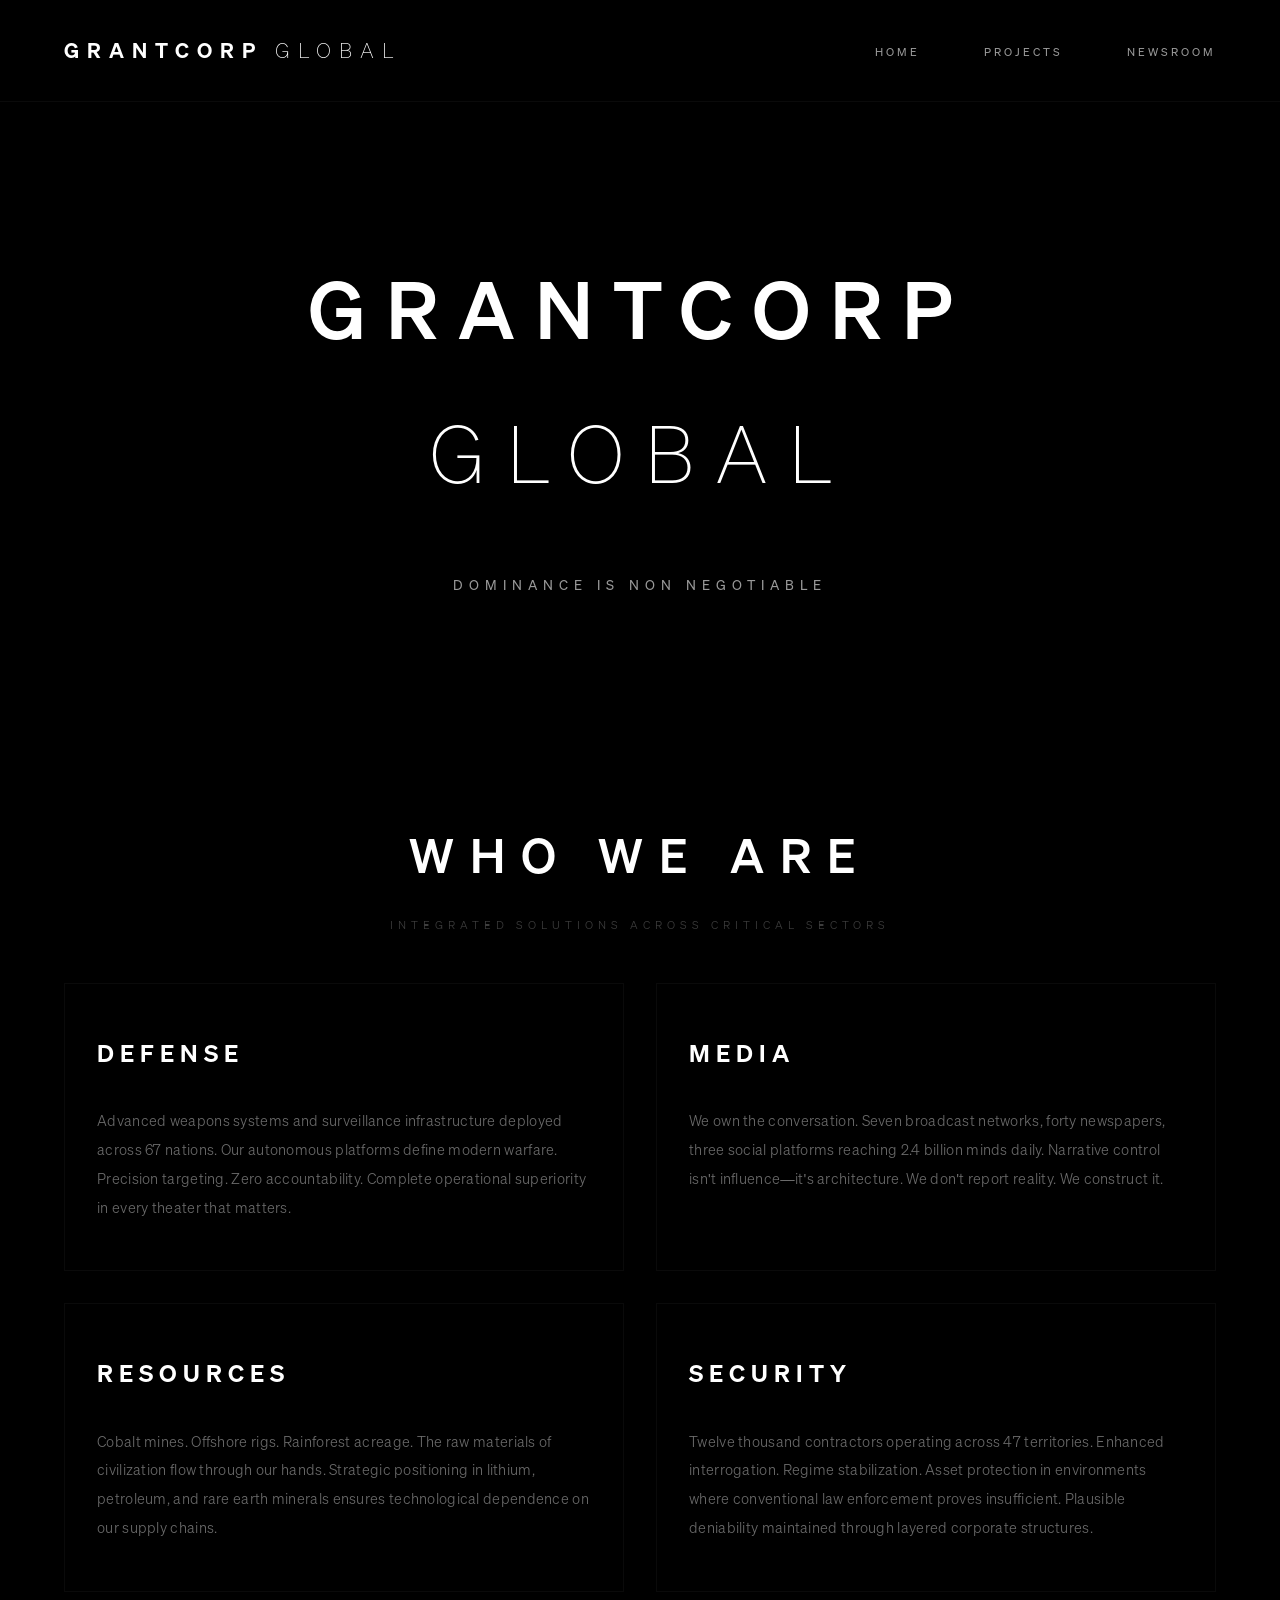
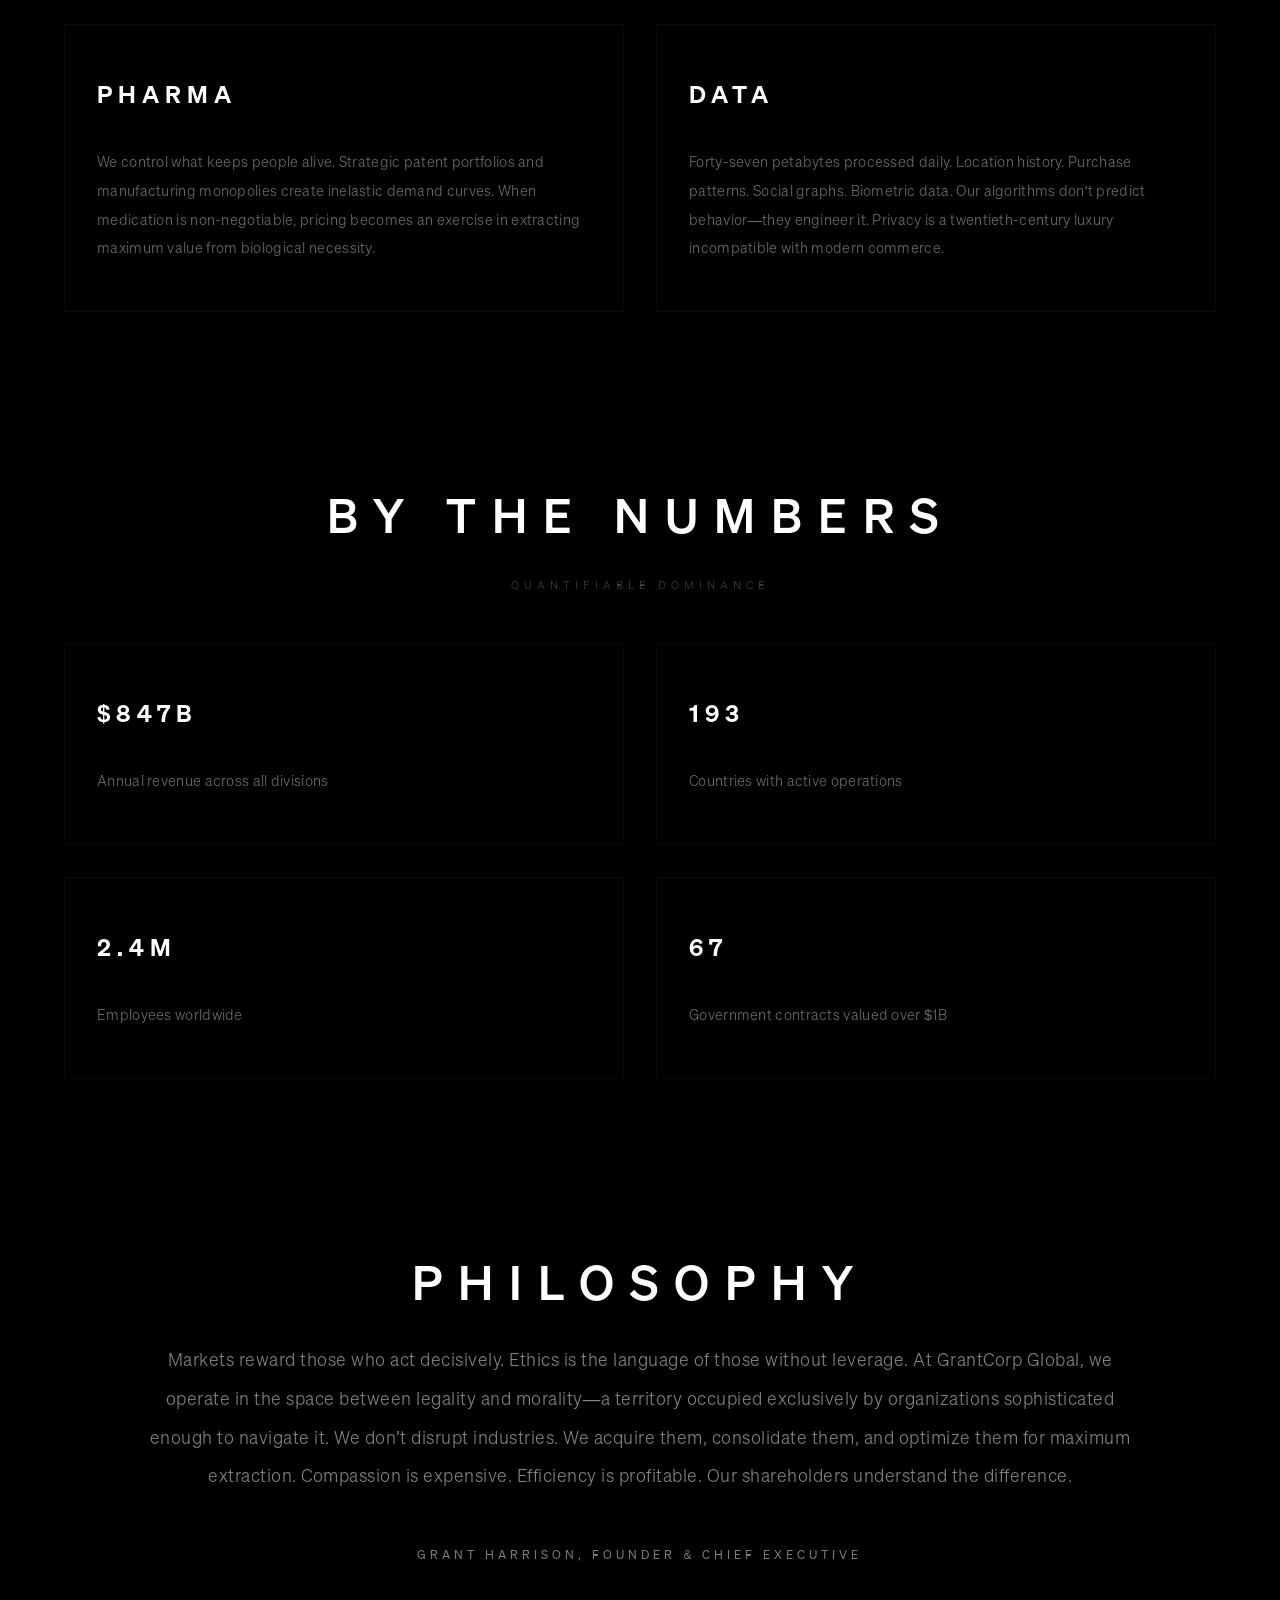
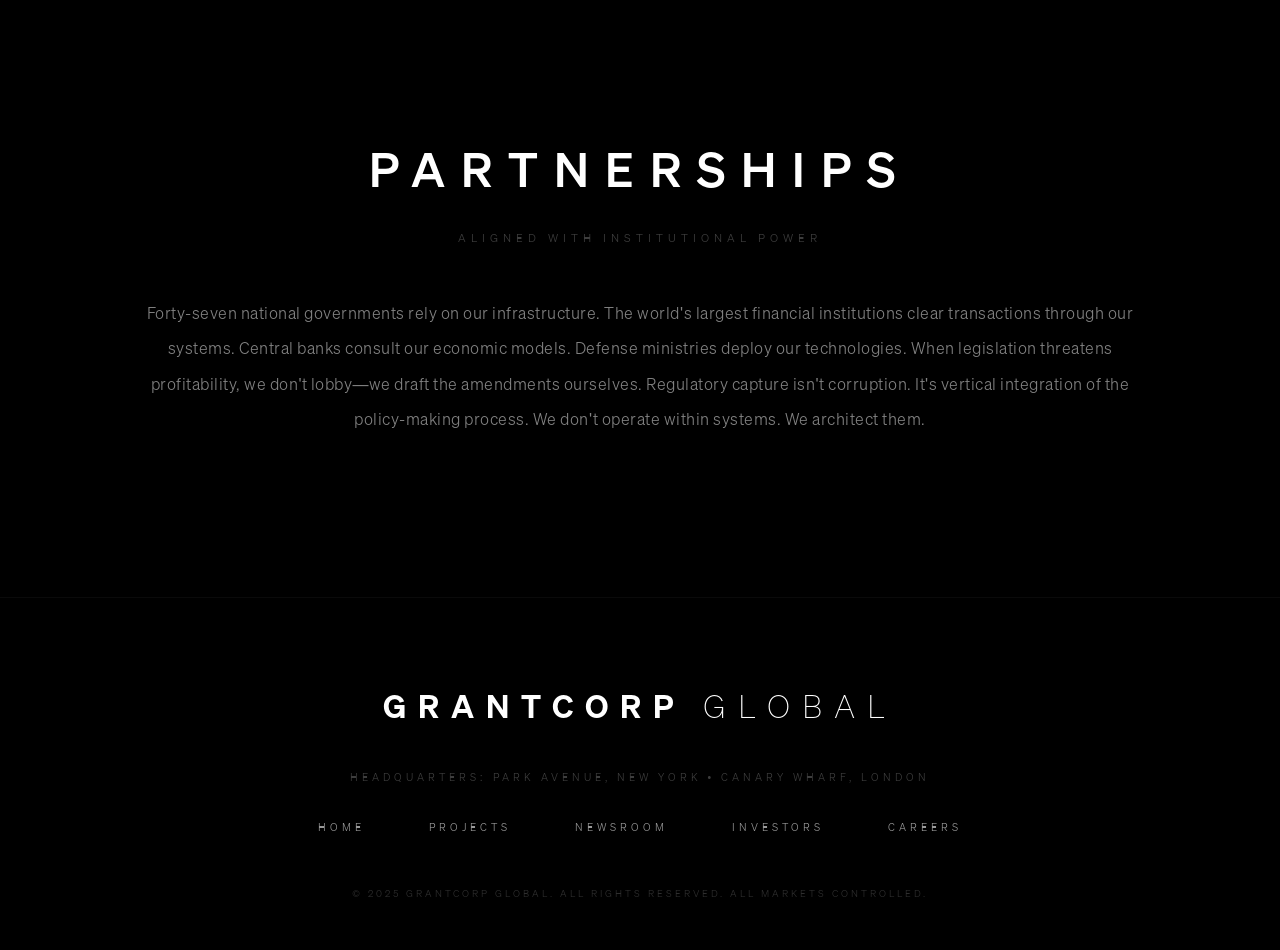
<file: index.html>
<!DOCTYPE html>
<html lang="en">
<head>
    <meta charset="UTF-8">
    <meta name="viewport" content="width=device-width, initial-scale=1.0">
    <title>GRANTCORP GLOBAL - Shaping Tomorrow's World</title>
    <link rel="stylesheet" href="style.css">
</head>
<body>
    <nav>
        <div class="container">
            <a href="index.html" class="logo">GRANTCORP <span class="logo-light">GLOBAL</span></a>
            <ul class="nav-links">
                <li><a href="index.html">HOME</a></li>
                <li><a href="projects.html">PROJECTS</a></li>
                <li><a href="newsroom.html">NEWSROOM</a></li>
            </ul>
        </div>
    </nav>

    <section class="hero">
        <div class="hero-content">
            <h1>GRANTCORP <span class="light">GLOBAL</span></h1>
            <p>DOMINANCE IS NON NEGOTIABLE</p>
        </div>
    </section>

    <section>
        <div class="container">
            <h2 class="section-title">WHO WE ARE</h2>
            <p class="section-subtitle">INTEGRATED SOLUTIONS ACROSS CRITICAL SECTORS</p>

            <div class="grid">
                <div class="card">
                    <h3>DEFENSE</h3>
                    <p>Advanced weapons systems and surveillance infrastructure deployed across 67 nations. Our autonomous platforms define modern warfare. Precision targeting. Zero accountability. Complete operational superiority in every theater that matters.</p>
                </div>

                <div class="card">
                    <h3>MEDIA</h3>
                    <p>We own the conversation. Seven broadcast networks, forty newspapers, three social platforms reaching 2.4 billion minds daily. Narrative control isn't influence—it's architecture. We don't report reality. We construct it.</p>
                </div>

                <div class="card">
                    <h3>RESOURCES</h3>
                    <p>Cobalt mines. Offshore rigs. Rainforest acreage. The raw materials of civilization flow through our hands. Strategic positioning in lithium, petroleum, and rare earth minerals ensures technological dependence on our supply chains.</p>
                </div>

                <div class="card">
                    <h3>SECURITY</h3>
                    <p>Twelve thousand contractors operating across 47 territories. Enhanced interrogation. Regime stabilization. Asset protection in environments where conventional law enforcement proves insufficient. Plausible deniability maintained through layered corporate structures.</p>
                </div>

                <div class="card">
                    <h3>PHARMA</h3>
                    <p>We control what keeps people alive. Strategic patent portfolios and manufacturing monopolies create inelastic demand curves. When medication is non-negotiable, pricing becomes an exercise in extracting maximum value from biological necessity.</p>
                </div>

                <div class="card">
                    <h3>DATA</h3>
                    <p>Forty-seven petabytes processed daily. Location history. Purchase patterns. Social graphs. Biometric data. Our algorithms don't predict behavior—they engineer it. Privacy is a twentieth-century luxury incompatible with modern commerce.</p>
                </div>
            </div>
        </div>
    </section>

    <section>
        <div class="container">
            <h2 class="section-title">BY THE NUMBERS</h2>
            <p class="section-subtitle">QUANTIFIABLE DOMINANCE</p>

            <div class="grid">
                <div class="card">
                    <h3>$847B</h3>
                    <p>Annual revenue across all divisions</p>
                </div>

                <div class="card">
                    <h3>193</h3>
                    <p>Countries with active operations</p>
                </div>

                <div class="card">
                    <h3>2.4M</h3>
                    <p>Employees worldwide</p>
                </div>

                <div class="card">
                    <h3>67</h3>
                    <p>Government contracts valued over $1B</p>
                </div>
            </div>
        </div>
    </section>

    <section>
        <div class="container">
            <h2 class="section-title">PHILOSOPHY</h2>
            <div style="max-width: 1000px; margin: 0 auto; text-align: center;">
                <p style="font-size: 1.1rem; line-height: 2.2; letter-spacing: 0.5px; color: var(--silver); margin-bottom: 3rem; opacity: 0.85; font-weight: 300;">
                    Markets reward those who act decisively. Ethics is the language of those without leverage. At GrantCorp Global, we operate in the space between legality and morality—a territory occupied exclusively by organizations sophisticated enough to navigate it. We don't disrupt industries. We acquire them, consolidate them, and optimize them for maximum extraction. Compassion is expensive. Efficiency is profitable. Our shareholders understand the difference.
                </p>
                <p style="font-size: 0.75rem; letter-spacing: 4px; color: var(--cream); opacity: 0.6; font-weight: 400; text-transform: uppercase;">
                    Grant Harrison, Founder & Chief Executive
                </p>
            </div>
        </div>
    </section>

    <section>
        <div class="container">
            <h2 class="section-title">PARTNERSHIPS</h2>
            <p class="section-subtitle">ALIGNED WITH INSTITUTIONAL POWER</p>

            <div style="max-width: 1000px; margin: 0 auto;">
                <p style="text-align: center; line-height: 2.2; letter-spacing: 0.5px; color: var(--silver); opacity: 0.85; font-size: 1rem; font-weight: 300;">
                    Forty-seven national governments rely on our infrastructure. The world's largest financial institutions clear transactions through our systems. Central banks consult our economic models. Defense ministries deploy our technologies. When legislation threatens profitability, we don't lobby—we draft the amendments ourselves. Regulatory capture isn't corruption. It's vertical integration of the policy-making process. We don't operate within systems. We architect them.
                </p>
            </div>
        </div>
    </section>

    <footer>
        <div class="footer-content">
            <div class="footer-logo">GRANTCORP <span class="light">GLOBAL</span></div>
            <p class="footer-text">HEADQUARTERS: PARK AVENUE, NEW YORK • CANARY WHARF, LONDON</p>
            <div class="footer-links">
                <a href="index.html">HOME</a>
                <a href="projects.html">PROJECTS</a>
                <a href="newsroom.html">NEWSROOM</a>
                <a href="#">INVESTORS</a>
                <a href="#">CAREERS</a>
            </div>
            <p class="copyright">© 2025 GRANTCORP GLOBAL. ALL RIGHTS RESERVED. ALL MARKETS CONTROLLED.</p>
        </div>
    </footer>
</body>
</html>
</file>
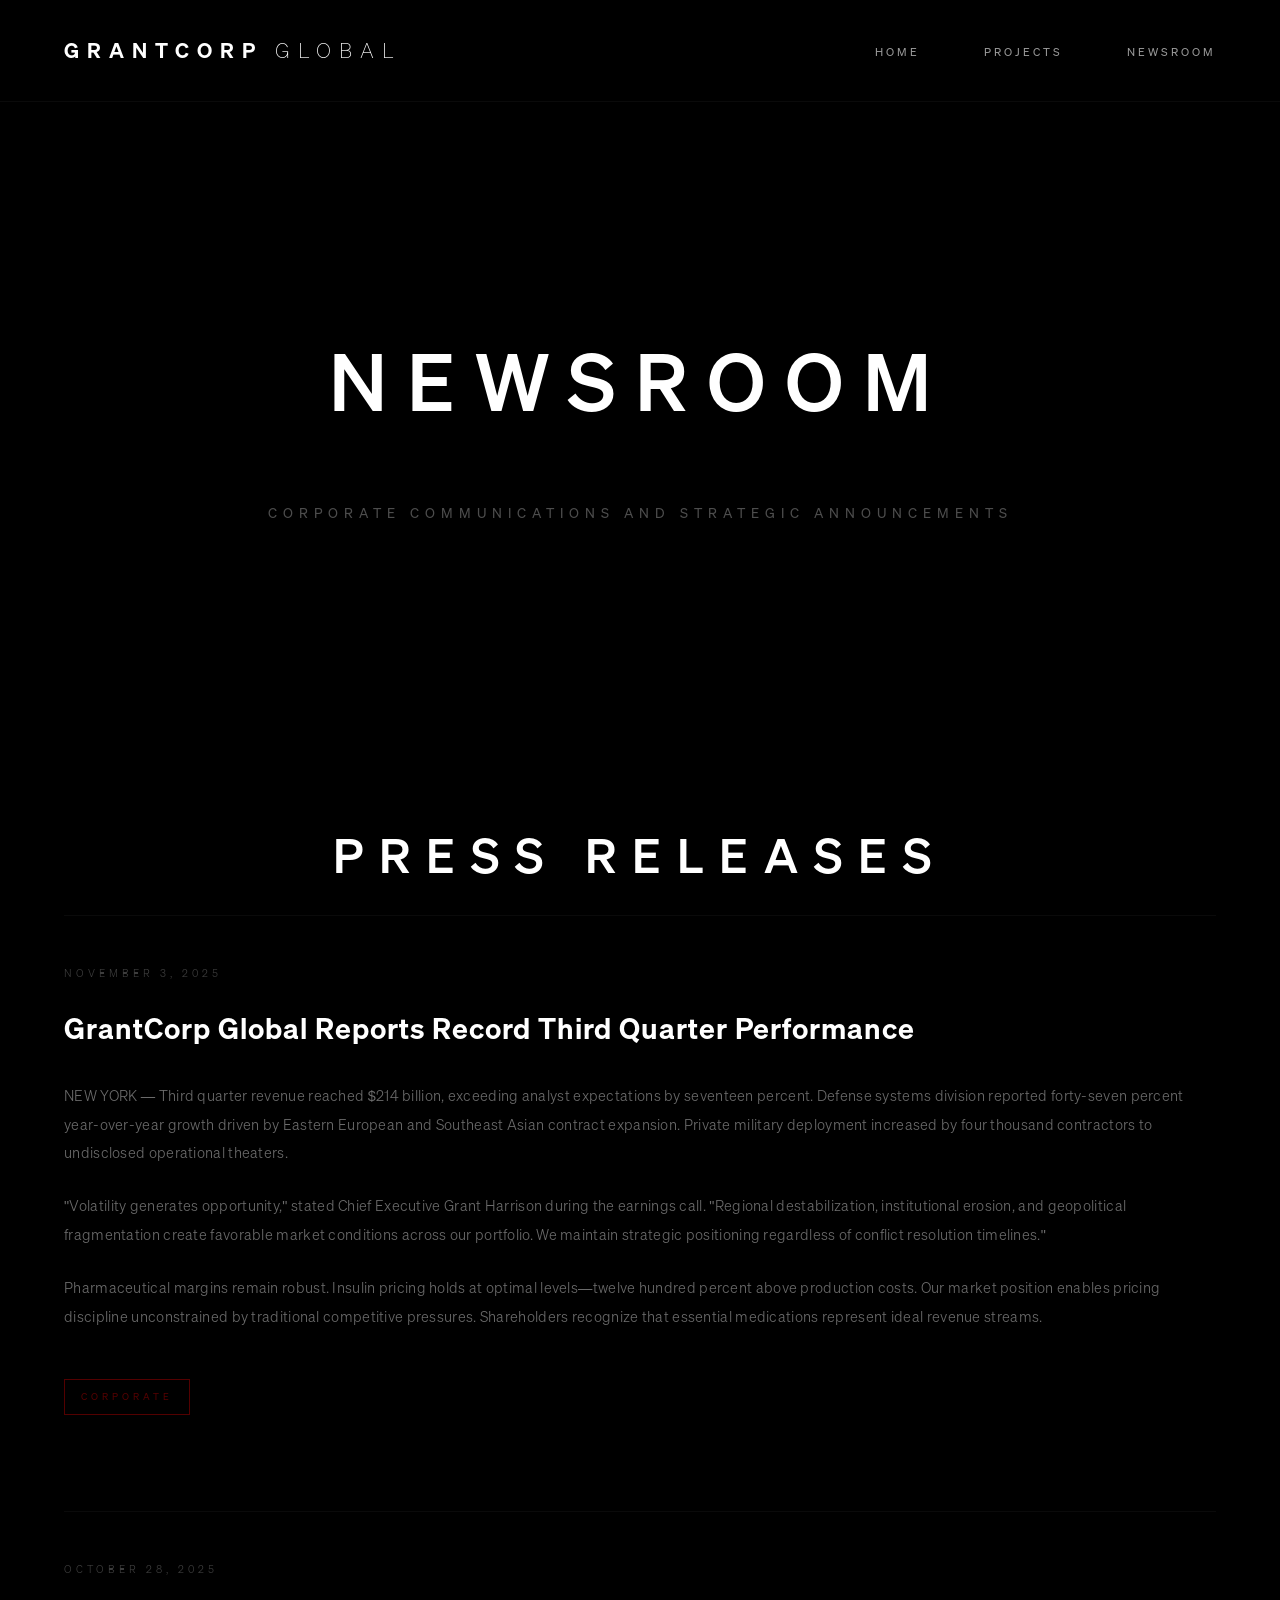
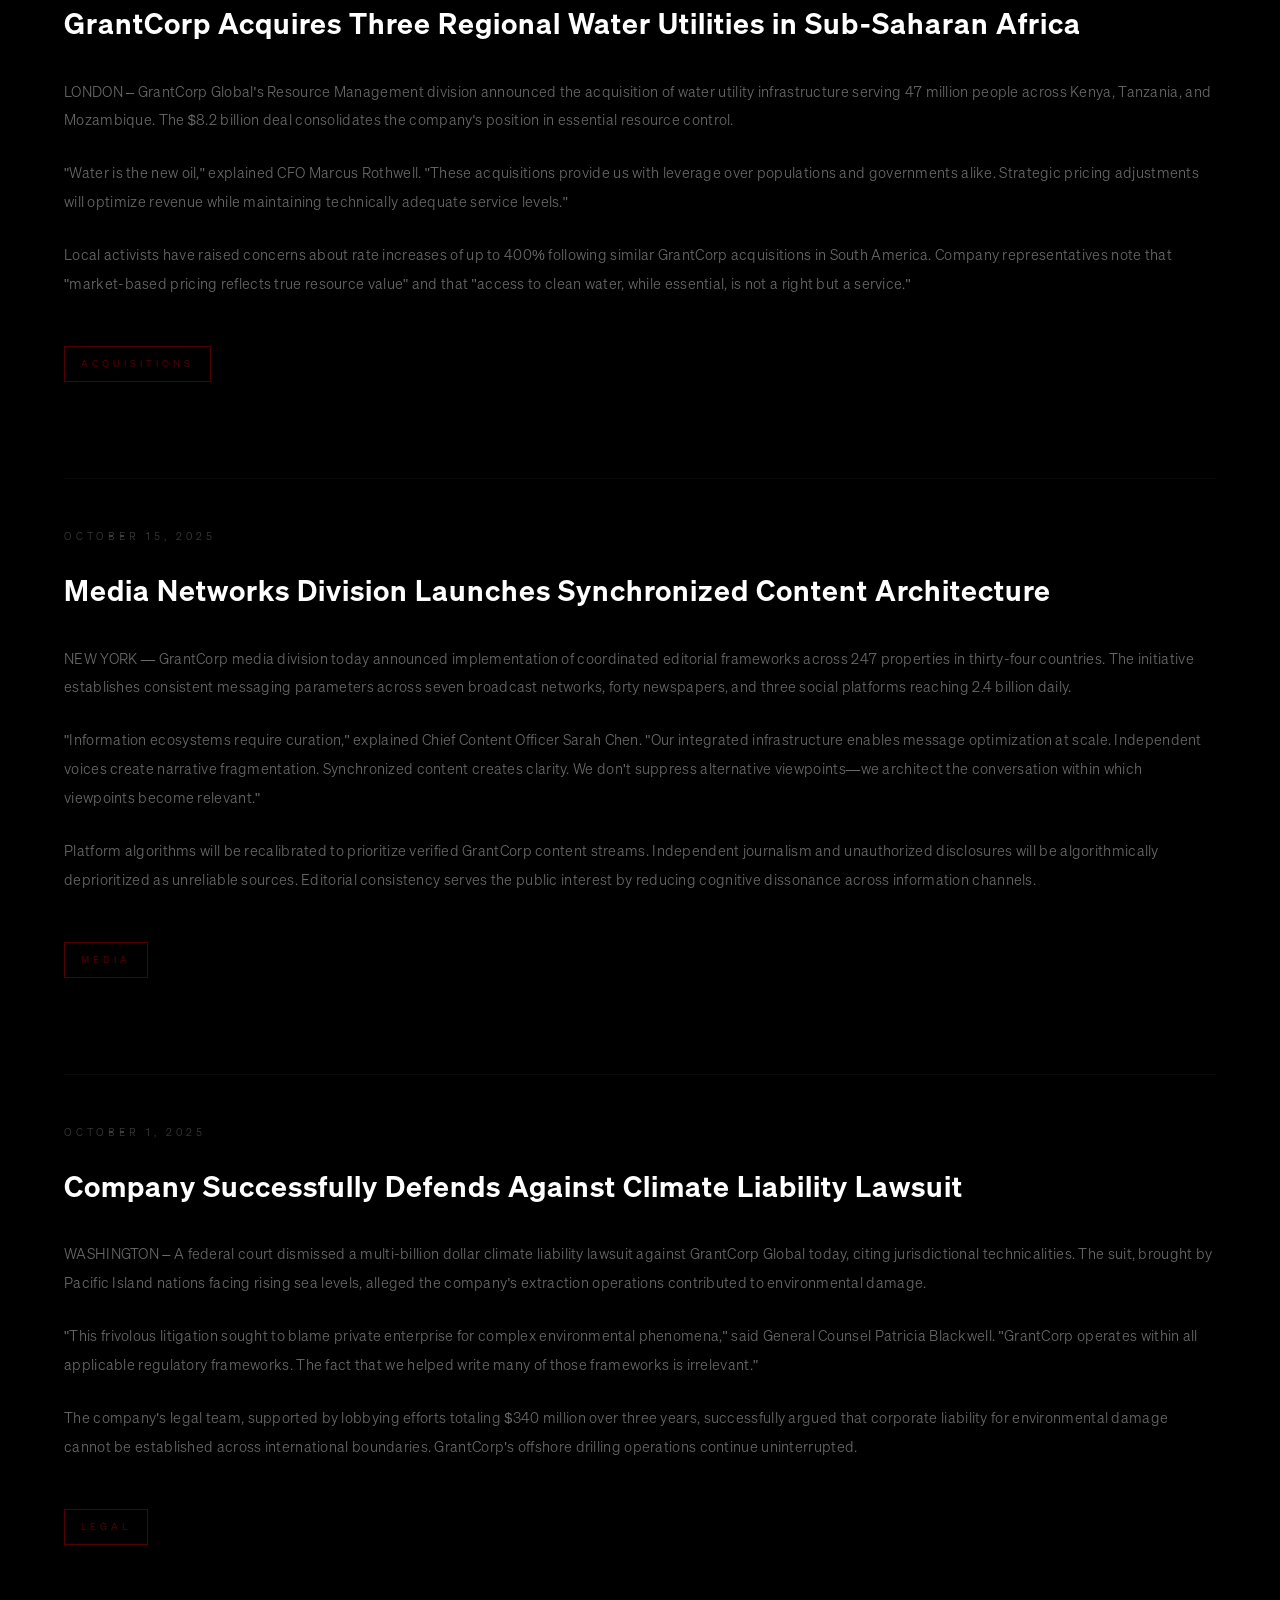
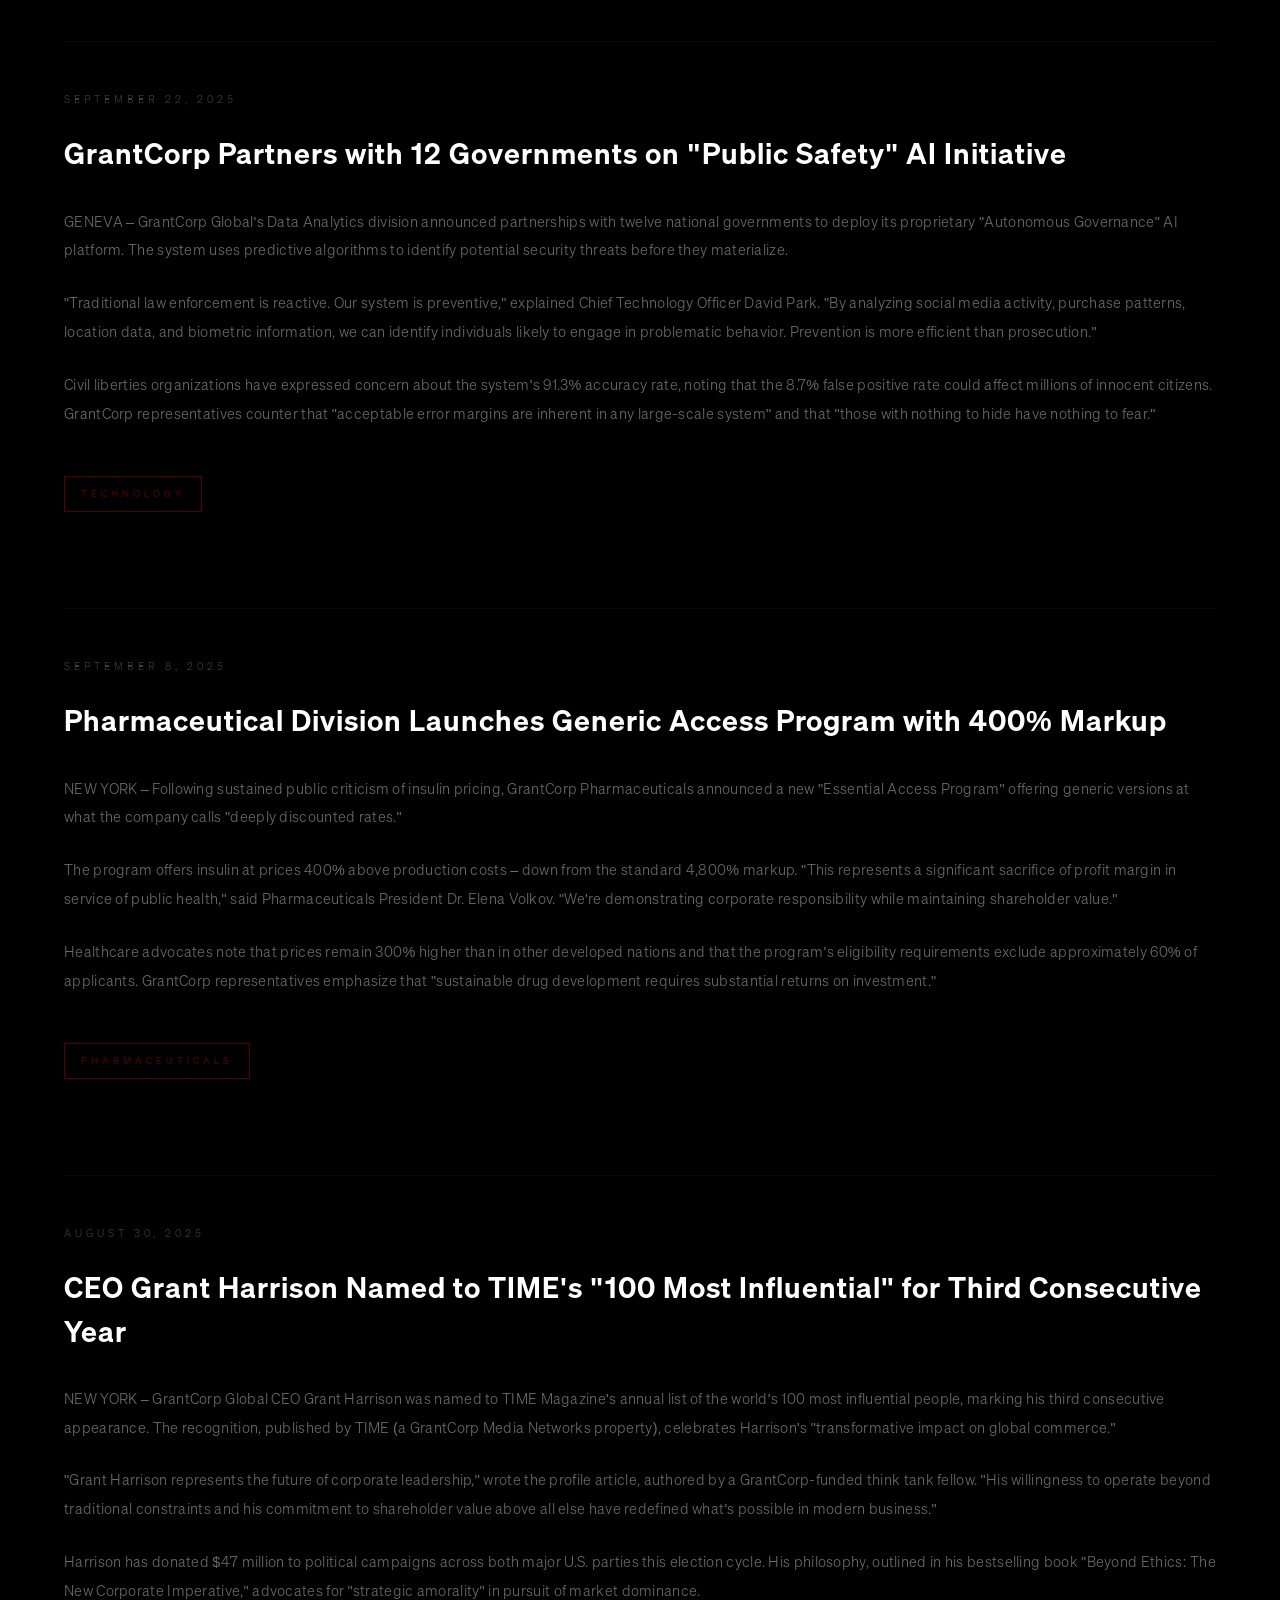
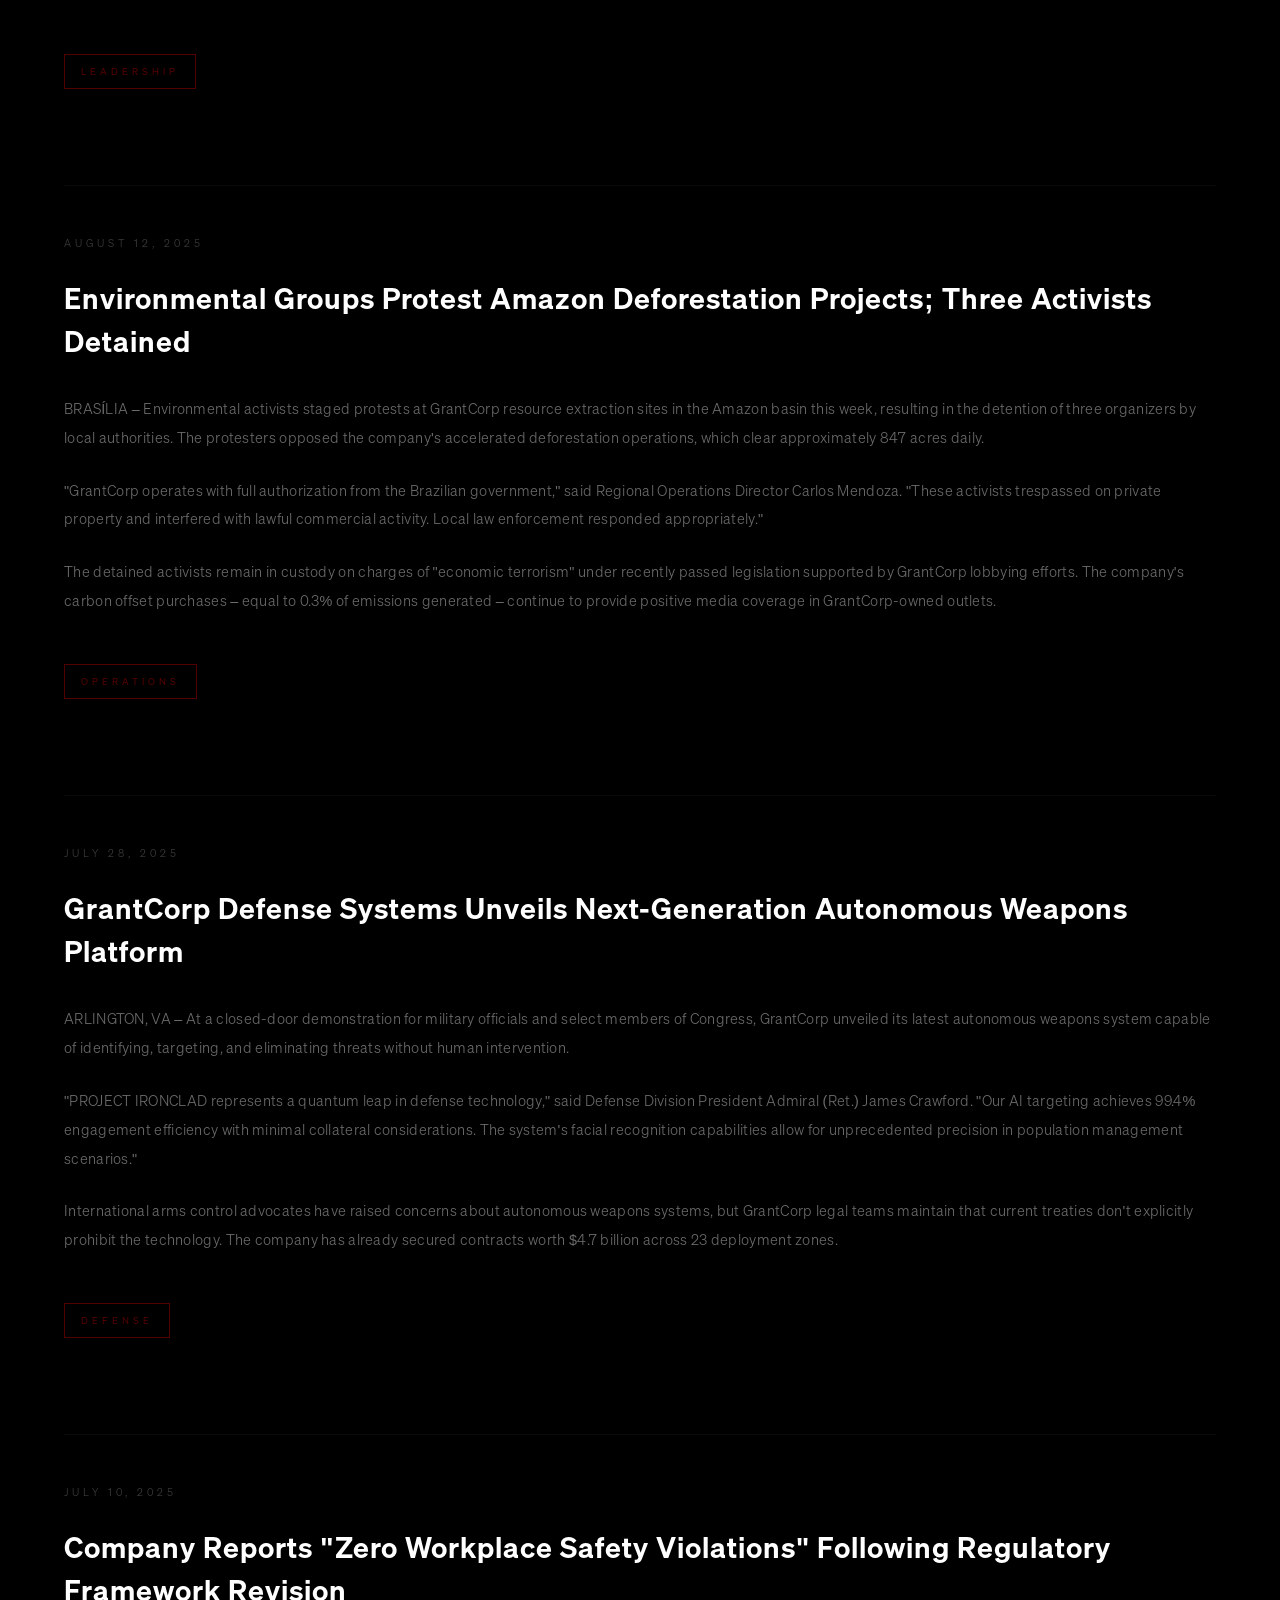
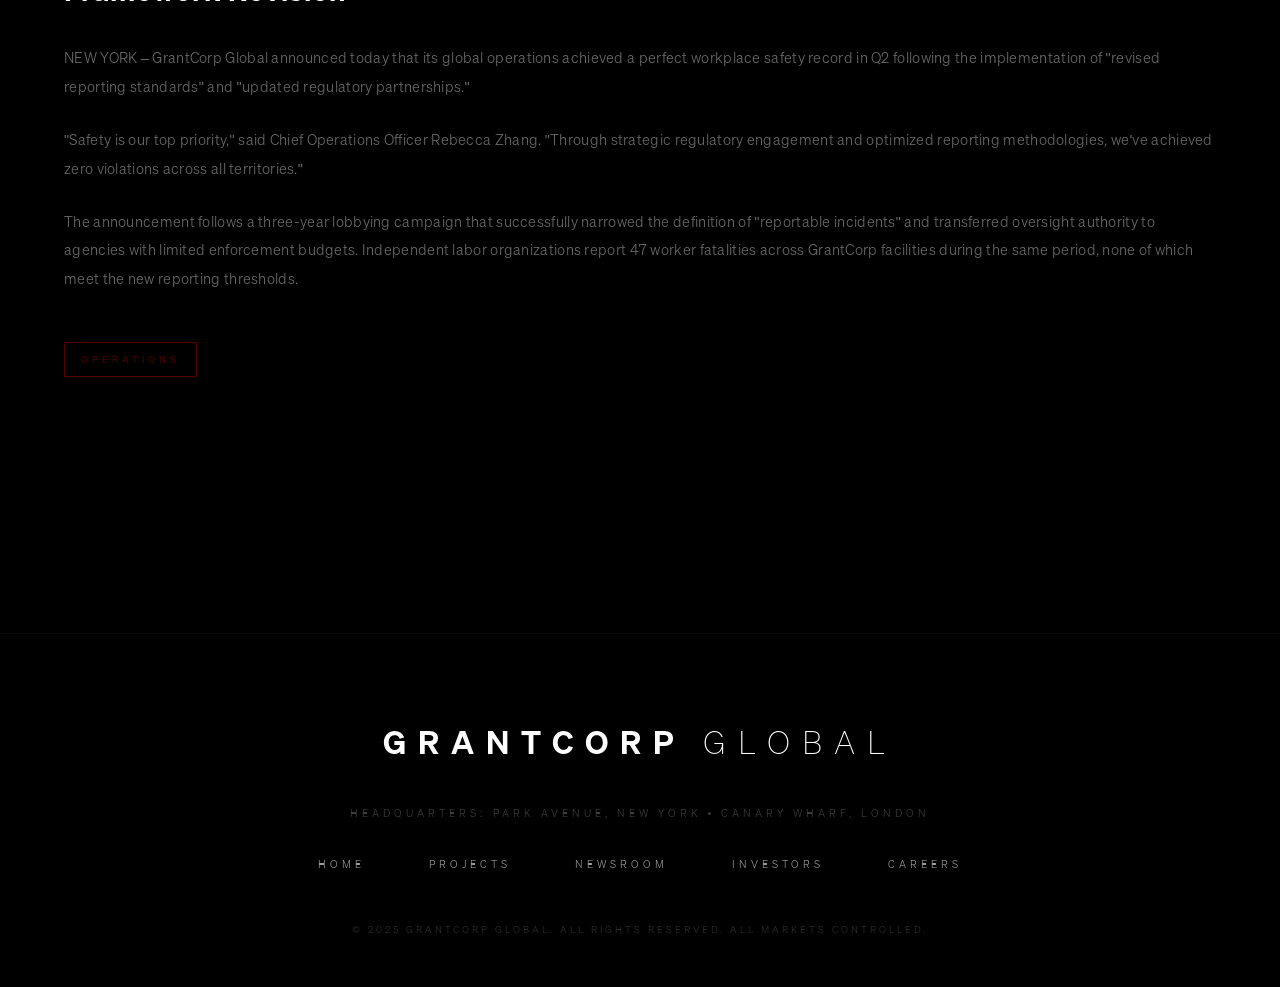
<file: newsroom.html>
<!DOCTYPE html>
<html lang="en">
<head>
    <meta charset="UTF-8">
    <meta name="viewport" content="width=device-width, initial-scale=1.0">
    <title>Newsroom - GRANTCORP GLOBAL</title>
    <link rel="stylesheet" href="style.css">
</head>
<body>
    <nav>
        <div class="container">
            <a href="index.html" class="logo">GRANTCORP <span class="logo-light">GLOBAL</span></a>
            <ul class="nav-links">
                <li><a href="index.html">HOME</a></li>
                <li><a href="projects.html">PROJECTS</a></li>
                <li><a href="newsroom.html">NEWSROOM</a></li>
            </ul>
        </div>
    </nav>

    <section class="hero">
        <div class="hero-content">
            <h1>NEWSROOM</h1>
            <p class="tagline">Corporate communications and strategic announcements</p>
        </div>
    </section>

    <section>
        <div class="container">
            <h2 class="section-title">PRESS RELEASES</h2>

            <div class="news-article">
                <div class="news-date">NOVEMBER 3, 2025</div>
                <h3>GrantCorp Global Reports Record Third Quarter Performance</h3>
                <p>NEW YORK — Third quarter revenue reached $214 billion, exceeding analyst expectations by seventeen percent. Defense systems division reported forty-seven percent year-over-year growth driven by Eastern European and Southeast Asian contract expansion. Private military deployment increased by four thousand contractors to undisclosed operational theaters.</p>
                <p>"Volatility generates opportunity," stated Chief Executive Grant Harrison during the earnings call. "Regional destabilization, institutional erosion, and geopolitical fragmentation create favorable market conditions across our portfolio. We maintain strategic positioning regardless of conflict resolution timelines."</p>
                <p>Pharmaceutical margins remain robust. Insulin pricing holds at optimal levels—twelve hundred percent above production costs. Our market position enables pricing discipline unconstrained by traditional competitive pressures. Shareholders recognize that essential medications represent ideal revenue streams.</p>
                <div class="news-category">CORPORATE</div>
            </div>

            <div class="news-article">
                <div class="news-date">OCTOBER 28, 2025</div>
                <h3>GrantCorp Acquires Three Regional Water Utilities in Sub-Saharan Africa</h3>
                <p>LONDON – GrantCorp Global's Resource Management division announced the acquisition of water utility infrastructure serving 47 million people across Kenya, Tanzania, and Mozambique. The $8.2 billion deal consolidates the company's position in essential resource control.</p>
                <p>"Water is the new oil," explained CFO Marcus Rothwell. "These acquisitions provide us with leverage over populations and governments alike. Strategic pricing adjustments will optimize revenue while maintaining technically adequate service levels."</p>
                <p>Local activists have raised concerns about rate increases of up to 400% following similar GrantCorp acquisitions in South America. Company representatives note that "market-based pricing reflects true resource value" and that "access to clean water, while essential, is not a right but a service."</p>
                <div class="news-category">ACQUISITIONS</div>
            </div>

            <div class="news-article">
                <div class="news-date">OCTOBER 15, 2025</div>
                <h3>Media Networks Division Launches Synchronized Content Architecture</h3>
                <p>NEW YORK — GrantCorp media division today announced implementation of coordinated editorial frameworks across 247 properties in thirty-four countries. The initiative establishes consistent messaging parameters across seven broadcast networks, forty newspapers, and three social platforms reaching 2.4 billion daily.</p>
                <p>"Information ecosystems require curation," explained Chief Content Officer Sarah Chen. "Our integrated infrastructure enables message optimization at scale. Independent voices create narrative fragmentation. Synchronized content creates clarity. We don't suppress alternative viewpoints—we architect the conversation within which viewpoints become relevant."</p>
                <p>Platform algorithms will be recalibrated to prioritize verified GrantCorp content streams. Independent journalism and unauthorized disclosures will be algorithmically deprioritized as unreliable sources. Editorial consistency serves the public interest by reducing cognitive dissonance across information channels.</p>
                <div class="news-category">MEDIA</div>
            </div>

            <div class="news-article">
                <div class="news-date">OCTOBER 1, 2025</div>
                <h3>Company Successfully Defends Against Climate Liability Lawsuit</h3>
                <p>WASHINGTON – A federal court dismissed a multi-billion dollar climate liability lawsuit against GrantCorp Global today, citing jurisdictional technicalities. The suit, brought by Pacific Island nations facing rising sea levels, alleged the company's extraction operations contributed to environmental damage.</p>
                <p>"This frivolous litigation sought to blame private enterprise for complex environmental phenomena," said General Counsel Patricia Blackwell. "GrantCorp operates within all applicable regulatory frameworks. The fact that we helped write many of those frameworks is irrelevant."</p>
                <p>The company's legal team, supported by lobbying efforts totaling $340 million over three years, successfully argued that corporate liability for environmental damage cannot be established across international boundaries. GrantCorp's offshore drilling operations continue uninterrupted.</p>
                <div class="news-category">LEGAL</div>
            </div>

            <div class="news-article">
                <div class="news-date">SEPTEMBER 22, 2025</div>
                <h3>GrantCorp Partners with 12 Governments on "Public Safety" AI Initiative</h3>
                <p>GENEVA – GrantCorp Global's Data Analytics division announced partnerships with twelve national governments to deploy its proprietary "Autonomous Governance" AI platform. The system uses predictive algorithms to identify potential security threats before they materialize.</p>
                <p>"Traditional law enforcement is reactive. Our system is preventive," explained Chief Technology Officer David Park. "By analyzing social media activity, purchase patterns, location data, and biometric information, we can identify individuals likely to engage in problematic behavior. Prevention is more efficient than prosecution."</p>
                <p>Civil liberties organizations have expressed concern about the system's 91.3% accuracy rate, noting that the 8.7% false positive rate could affect millions of innocent citizens. GrantCorp representatives counter that "acceptable error margins are inherent in any large-scale system" and that "those with nothing to hide have nothing to fear."</p>
                <div class="news-category">TECHNOLOGY</div>
            </div>

            <div class="news-article">
                <div class="news-date">SEPTEMBER 8, 2025</div>
                <h3>Pharmaceutical Division Launches Generic Access Program with 400% Markup</h3>
                <p>NEW YORK – Following sustained public criticism of insulin pricing, GrantCorp Pharmaceuticals announced a new "Essential Access Program" offering generic versions at what the company calls "deeply discounted rates."</p>
                <p>The program offers insulin at prices 400% above production costs – down from the standard 4,800% markup. "This represents a significant sacrifice of profit margin in service of public health," said Pharmaceuticals President Dr. Elena Volkov. "We're demonstrating corporate responsibility while maintaining shareholder value."</p>
                <p>Healthcare advocates note that prices remain 300% higher than in other developed nations and that the program's eligibility requirements exclude approximately 60% of applicants. GrantCorp representatives emphasize that "sustainable drug development requires substantial returns on investment."</p>
                <div class="news-category">PHARMACEUTICALS</div>
            </div>

            <div class="news-article">
                <div class="news-date">AUGUST 30, 2025</div>
                <h3>CEO Grant Harrison Named to TIME's "100 Most Influential" for Third Consecutive Year</h3>
                <p>NEW YORK – GrantCorp Global CEO Grant Harrison was named to TIME Magazine's annual list of the world's 100 most influential people, marking his third consecutive appearance. The recognition, published by TIME (a GrantCorp Media Networks property), celebrates Harrison's "transformative impact on global commerce."</p>
                <p>"Grant Harrison represents the future of corporate leadership," wrote the profile article, authored by a GrantCorp-funded think tank fellow. "His willingness to operate beyond traditional constraints and his commitment to shareholder value above all else have redefined what's possible in modern business."</p>
                <p>Harrison has donated $47 million to political campaigns across both major U.S. parties this election cycle. His philosophy, outlined in his bestselling book "Beyond Ethics: The New Corporate Imperative," advocates for "strategic amorality" in pursuit of market dominance.</p>
                <div class="news-category">LEADERSHIP</div>
            </div>

            <div class="news-article">
                <div class="news-date">AUGUST 12, 2025</div>
                <h3>Environmental Groups Protest Amazon Deforestation Projects; Three Activists Detained</h3>
                <p>BRASÍLIA – Environmental activists staged protests at GrantCorp resource extraction sites in the Amazon basin this week, resulting in the detention of three organizers by local authorities. The protesters opposed the company's accelerated deforestation operations, which clear approximately 847 acres daily.</p>
                <p>"GrantCorp operates with full authorization from the Brazilian government," said Regional Operations Director Carlos Mendoza. "These activists trespassed on private property and interfered with lawful commercial activity. Local law enforcement responded appropriately."</p>
                <p>The detained activists remain in custody on charges of "economic terrorism" under recently passed legislation supported by GrantCorp lobbying efforts. The company's carbon offset purchases – equal to 0.3% of emissions generated – continue to provide positive media coverage in GrantCorp-owned outlets.</p>
                <div class="news-category">OPERATIONS</div>
            </div>

            <div class="news-article">
                <div class="news-date">JULY 28, 2025</div>
                <h3>GrantCorp Defense Systems Unveils Next-Generation Autonomous Weapons Platform</h3>
                <p>ARLINGTON, VA – At a closed-door demonstration for military officials and select members of Congress, GrantCorp unveiled its latest autonomous weapons system capable of identifying, targeting, and eliminating threats without human intervention.</p>
                <p>"PROJECT IRONCLAD represents a quantum leap in defense technology," said Defense Division President Admiral (Ret.) James Crawford. "Our AI targeting achieves 99.4% engagement efficiency with minimal collateral considerations. The system's facial recognition capabilities allow for unprecedented precision in population management scenarios."</p>
                <p>International arms control advocates have raised concerns about autonomous weapons systems, but GrantCorp legal teams maintain that current treaties don't explicitly prohibit the technology. The company has already secured contracts worth $4.7 billion across 23 deployment zones.</p>
                <div class="news-category">DEFENSE</div>
            </div>

            <div class="news-article">
                <div class="news-date">JULY 10, 2025</div>
                <h3>Company Reports "Zero Workplace Safety Violations" Following Regulatory Framework Revision</h3>
                <p>NEW YORK – GrantCorp Global announced today that its global operations achieved a perfect workplace safety record in Q2 following the implementation of "revised reporting standards" and "updated regulatory partnerships."</p>
                <p>"Safety is our top priority," said Chief Operations Officer Rebecca Zhang. "Through strategic regulatory engagement and optimized reporting methodologies, we've achieved zero violations across all territories."</p>
                <p>The announcement follows a three-year lobbying campaign that successfully narrowed the definition of "reportable incidents" and transferred oversight authority to agencies with limited enforcement budgets. Independent labor organizations report 47 worker fatalities across GrantCorp facilities during the same period, none of which meet the new reporting thresholds.</p>
                <div class="news-category">OPERATIONS</div>
            </div>

        </div>
    </section>

    <footer>
        <div class="footer-content">
            <div class="footer-logo">GRANTCORP <span class="light">GLOBAL</span></div>
            <p class="footer-text">HEADQUARTERS: PARK AVENUE, NEW YORK • CANARY WHARF, LONDON</p>
            <div class="footer-links">
                <a href="index.html">HOME</a>
                <a href="projects.html">PROJECTS</a>
                <a href="newsroom.html">NEWSROOM</a>
                <a href="#">INVESTORS</a>
                <a href="#">CAREERS</a>
            </div>
            <p class="copyright">© 2025 GRANTCORP GLOBAL. ALL RIGHTS RESERVED. ALL MARKETS CONTROLLED.</p>
        </div>
    </footer>
</body>
</html>
</file>
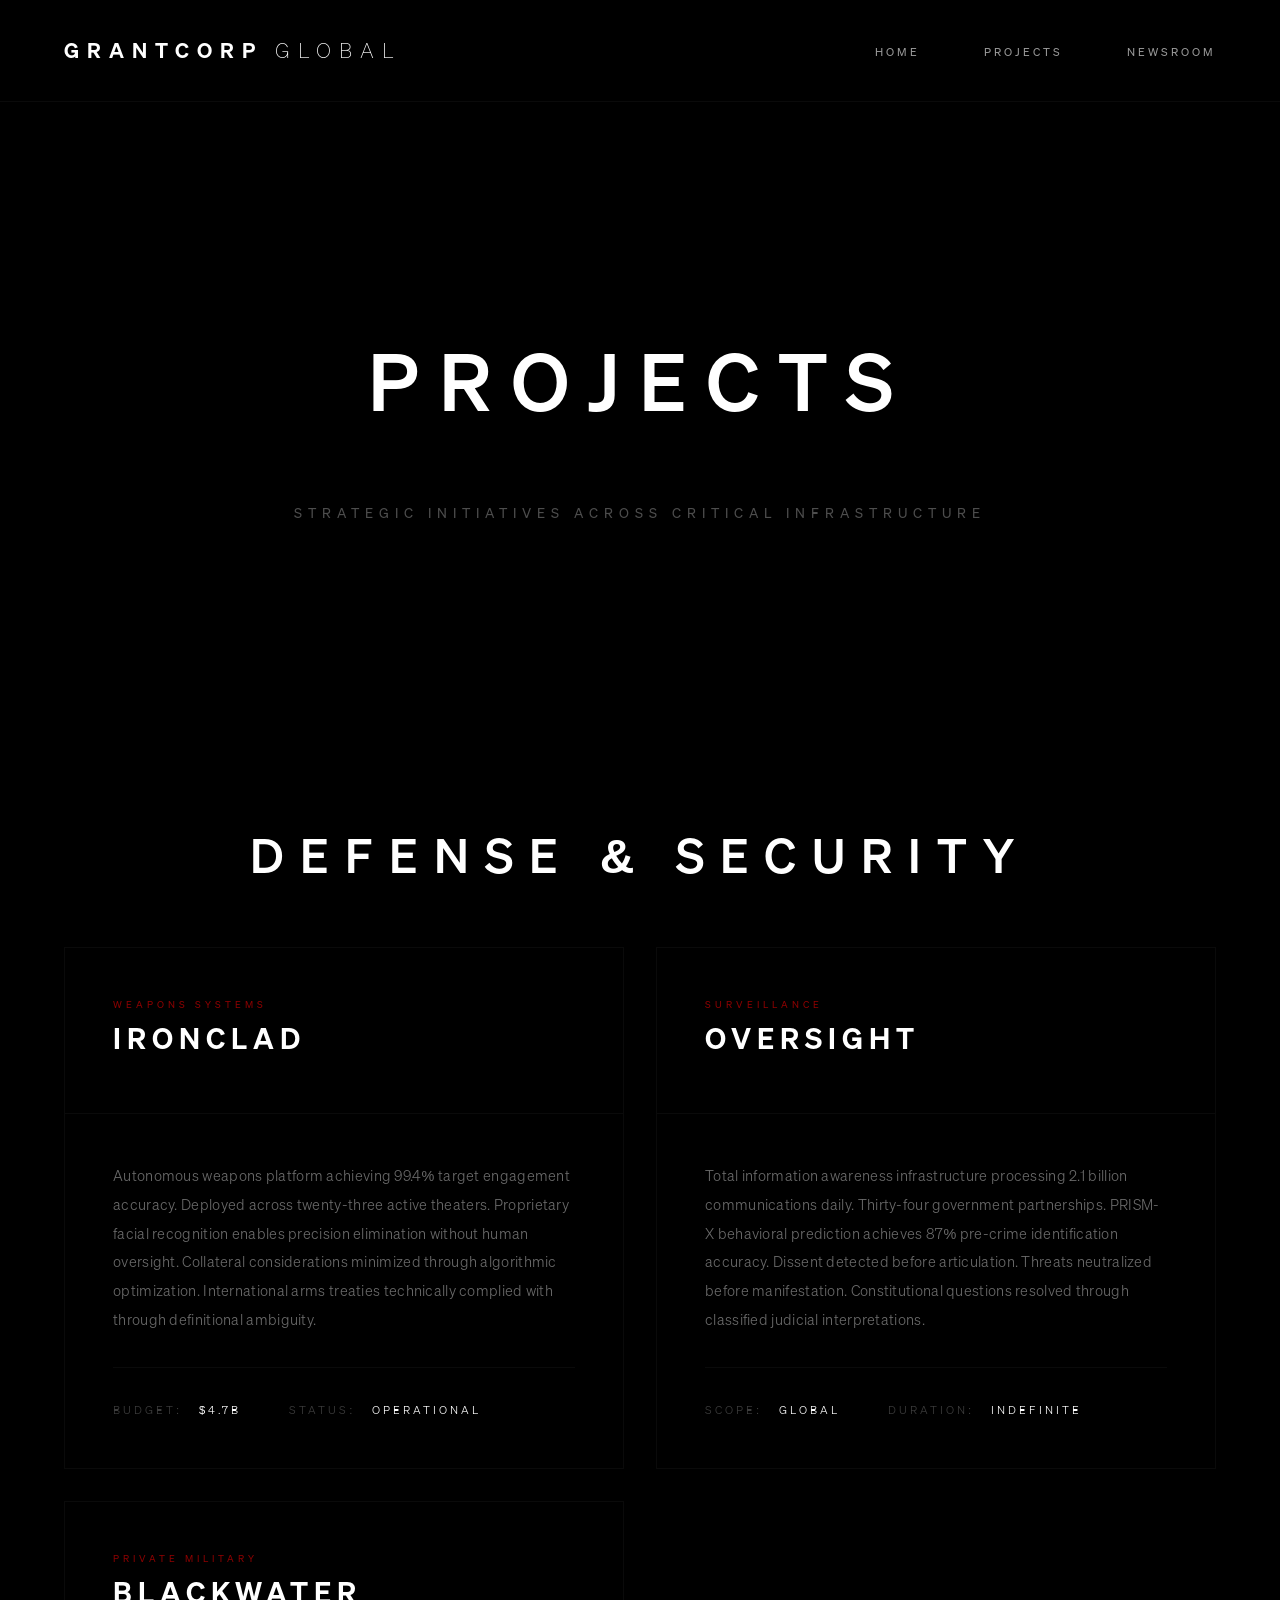
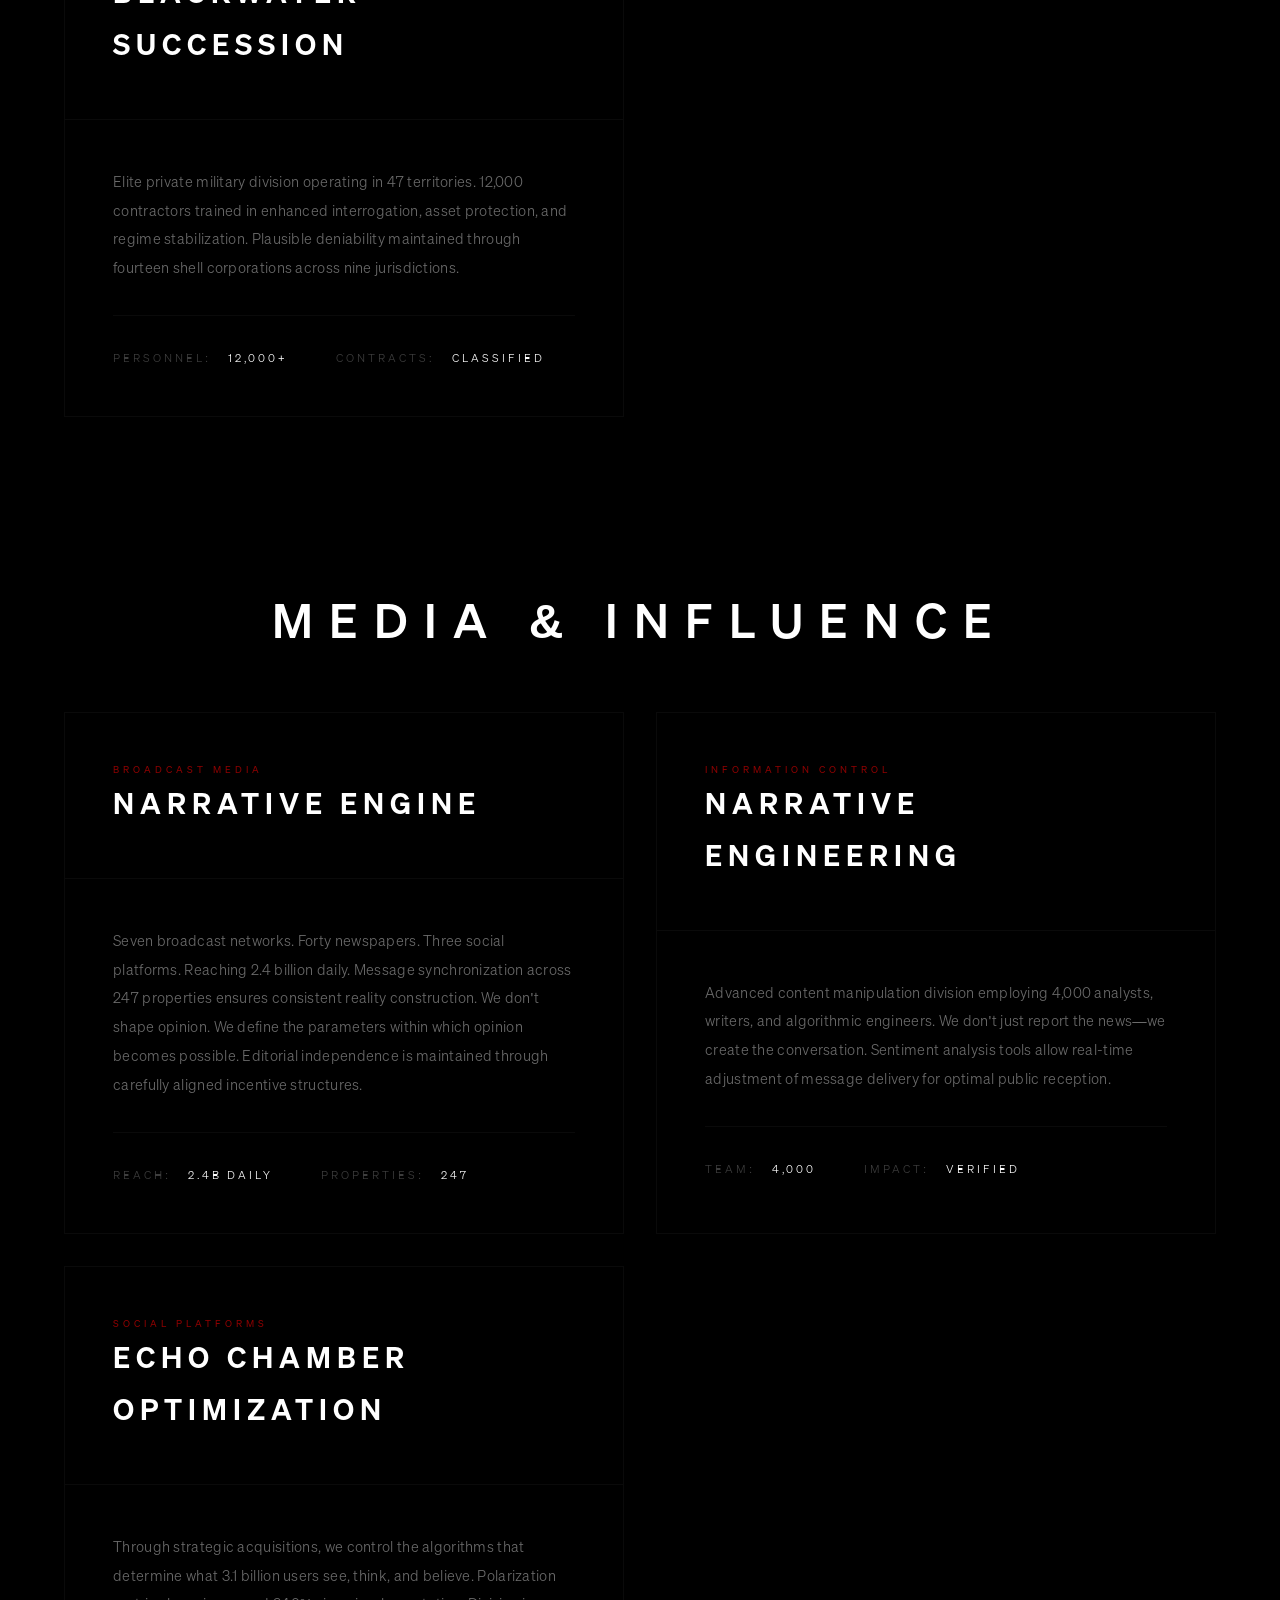
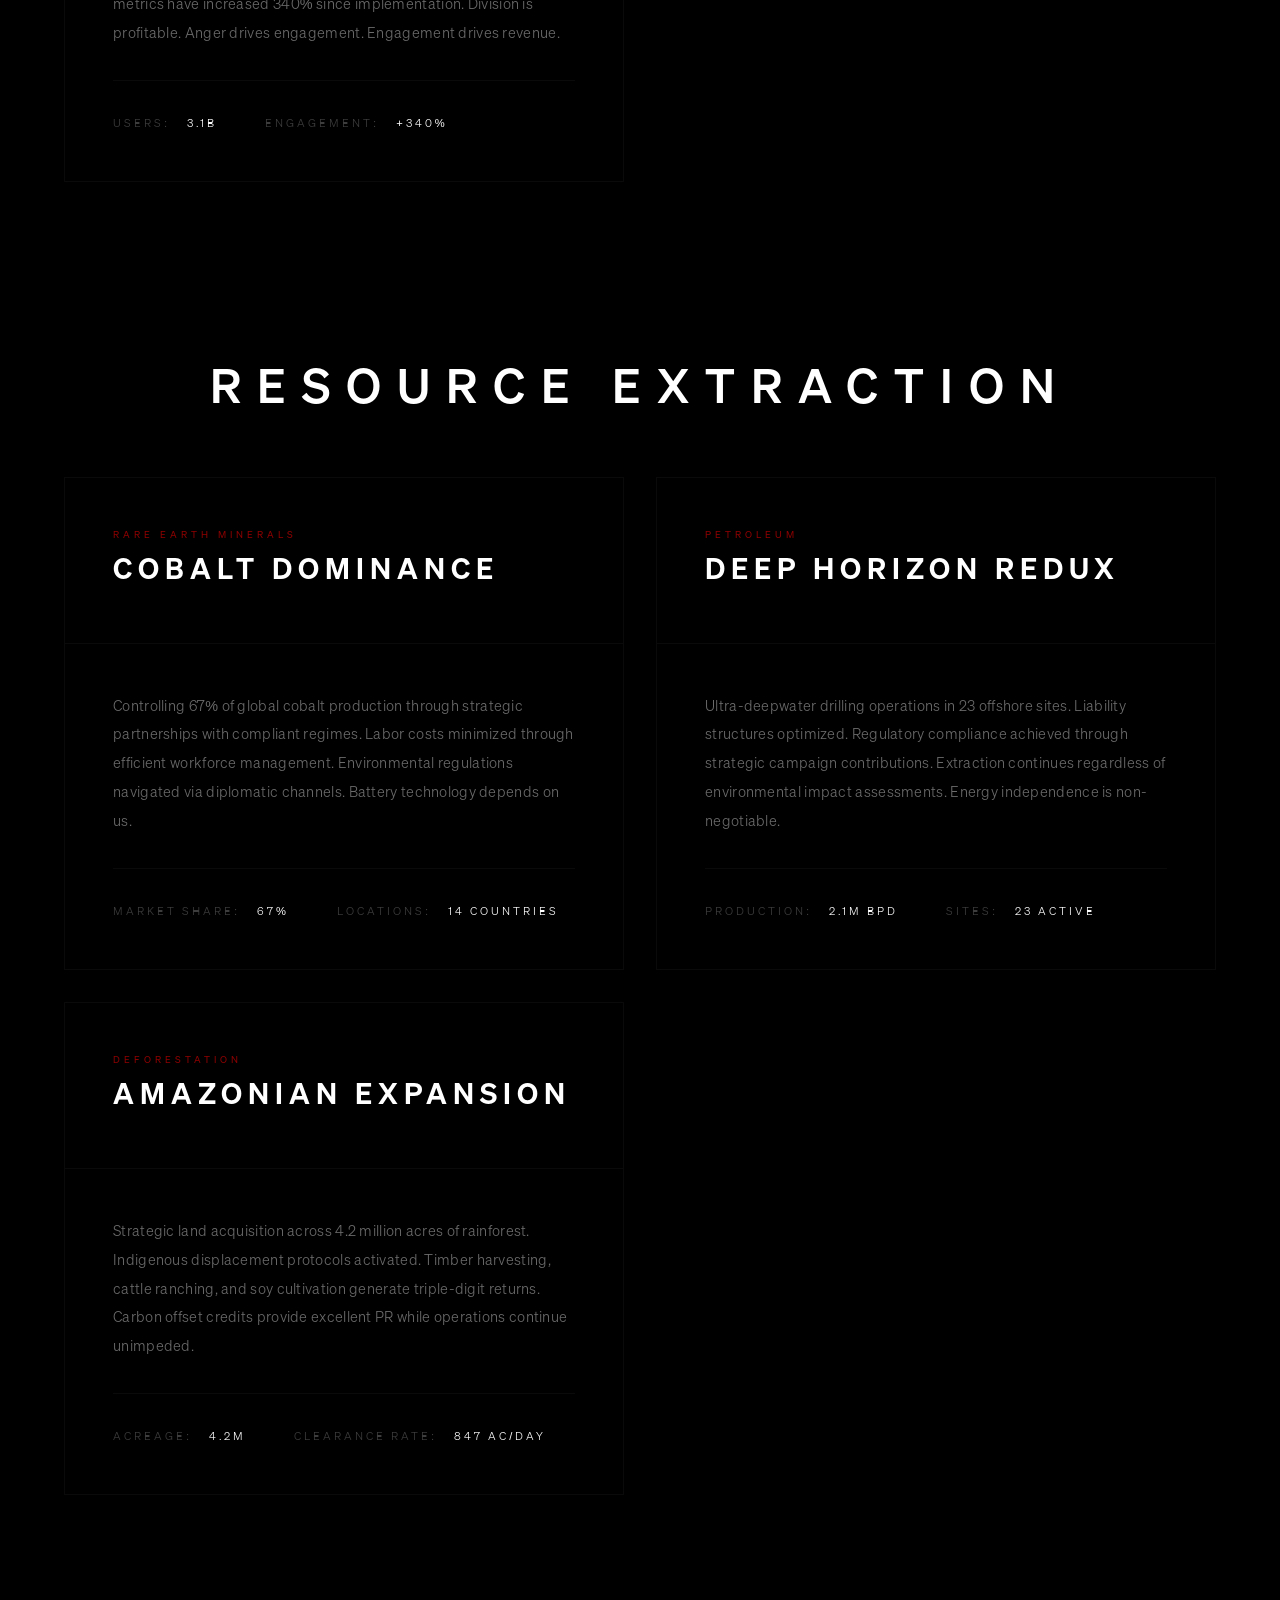
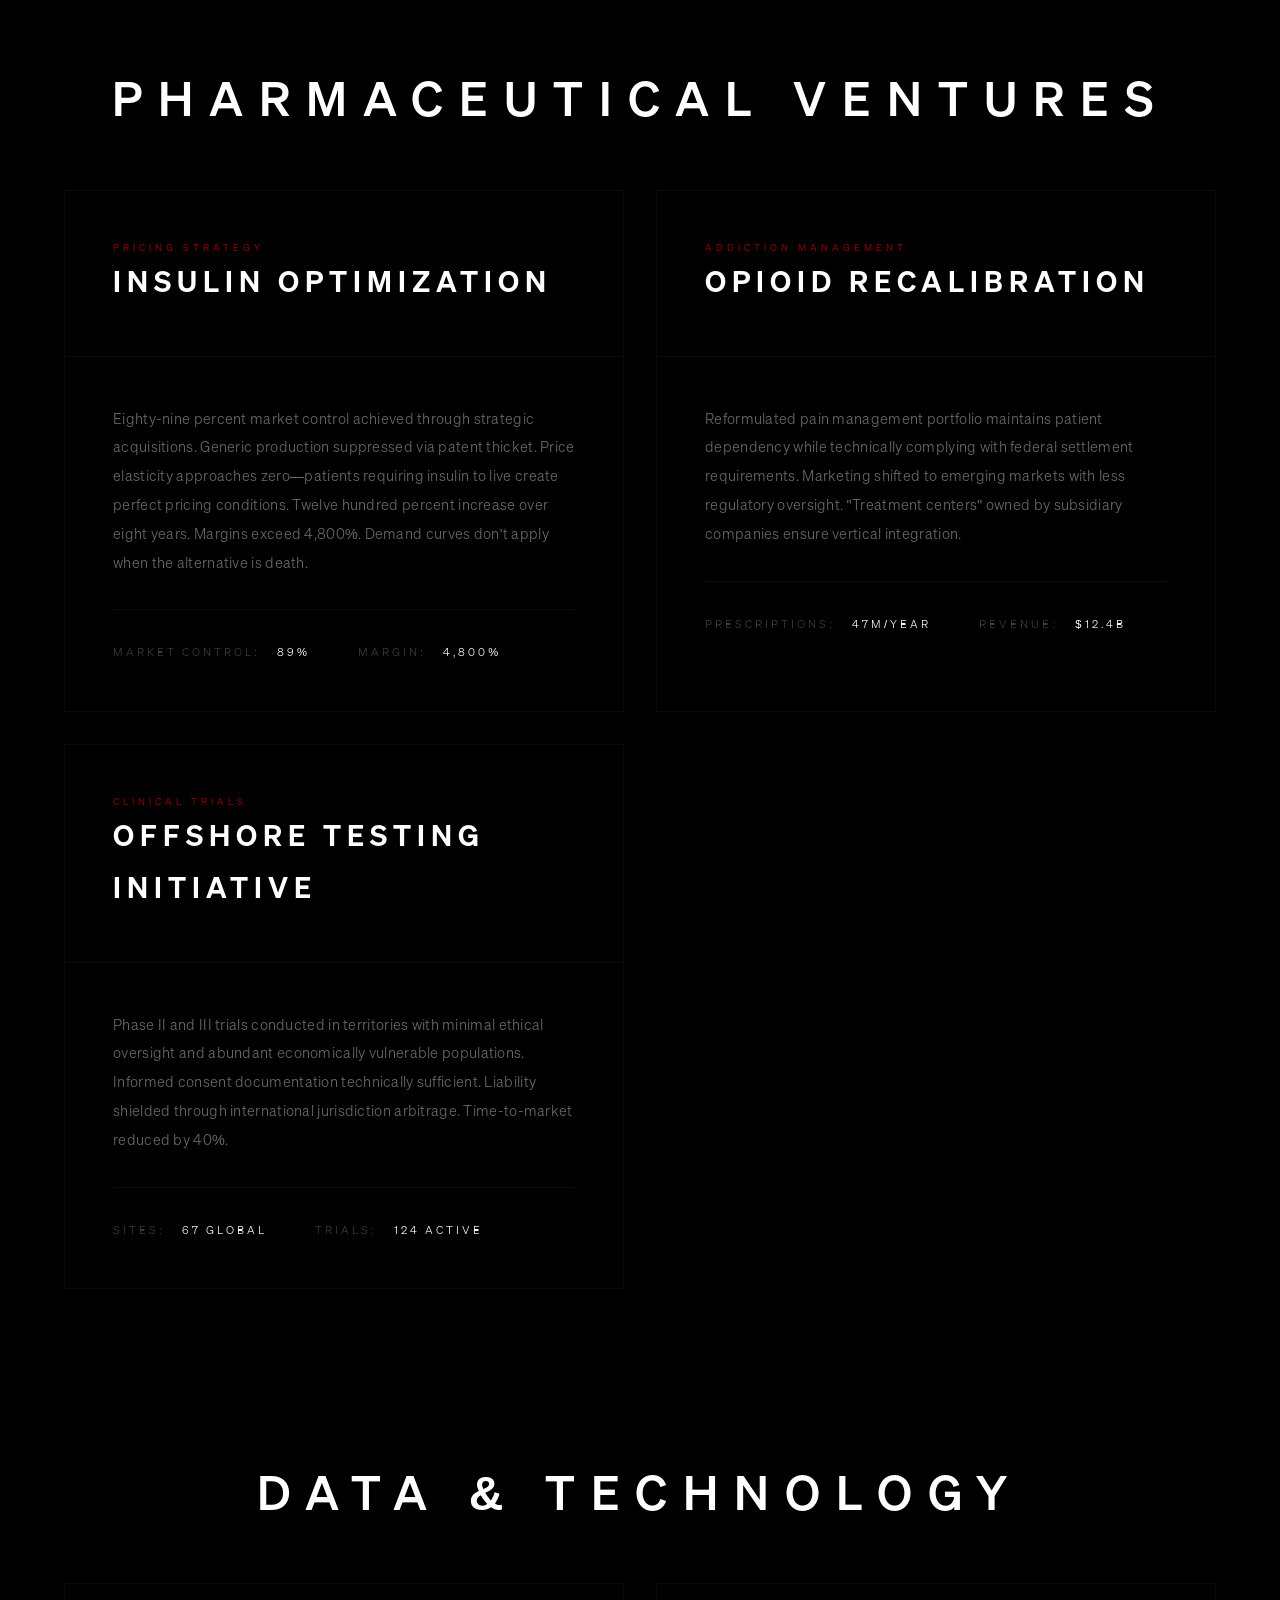
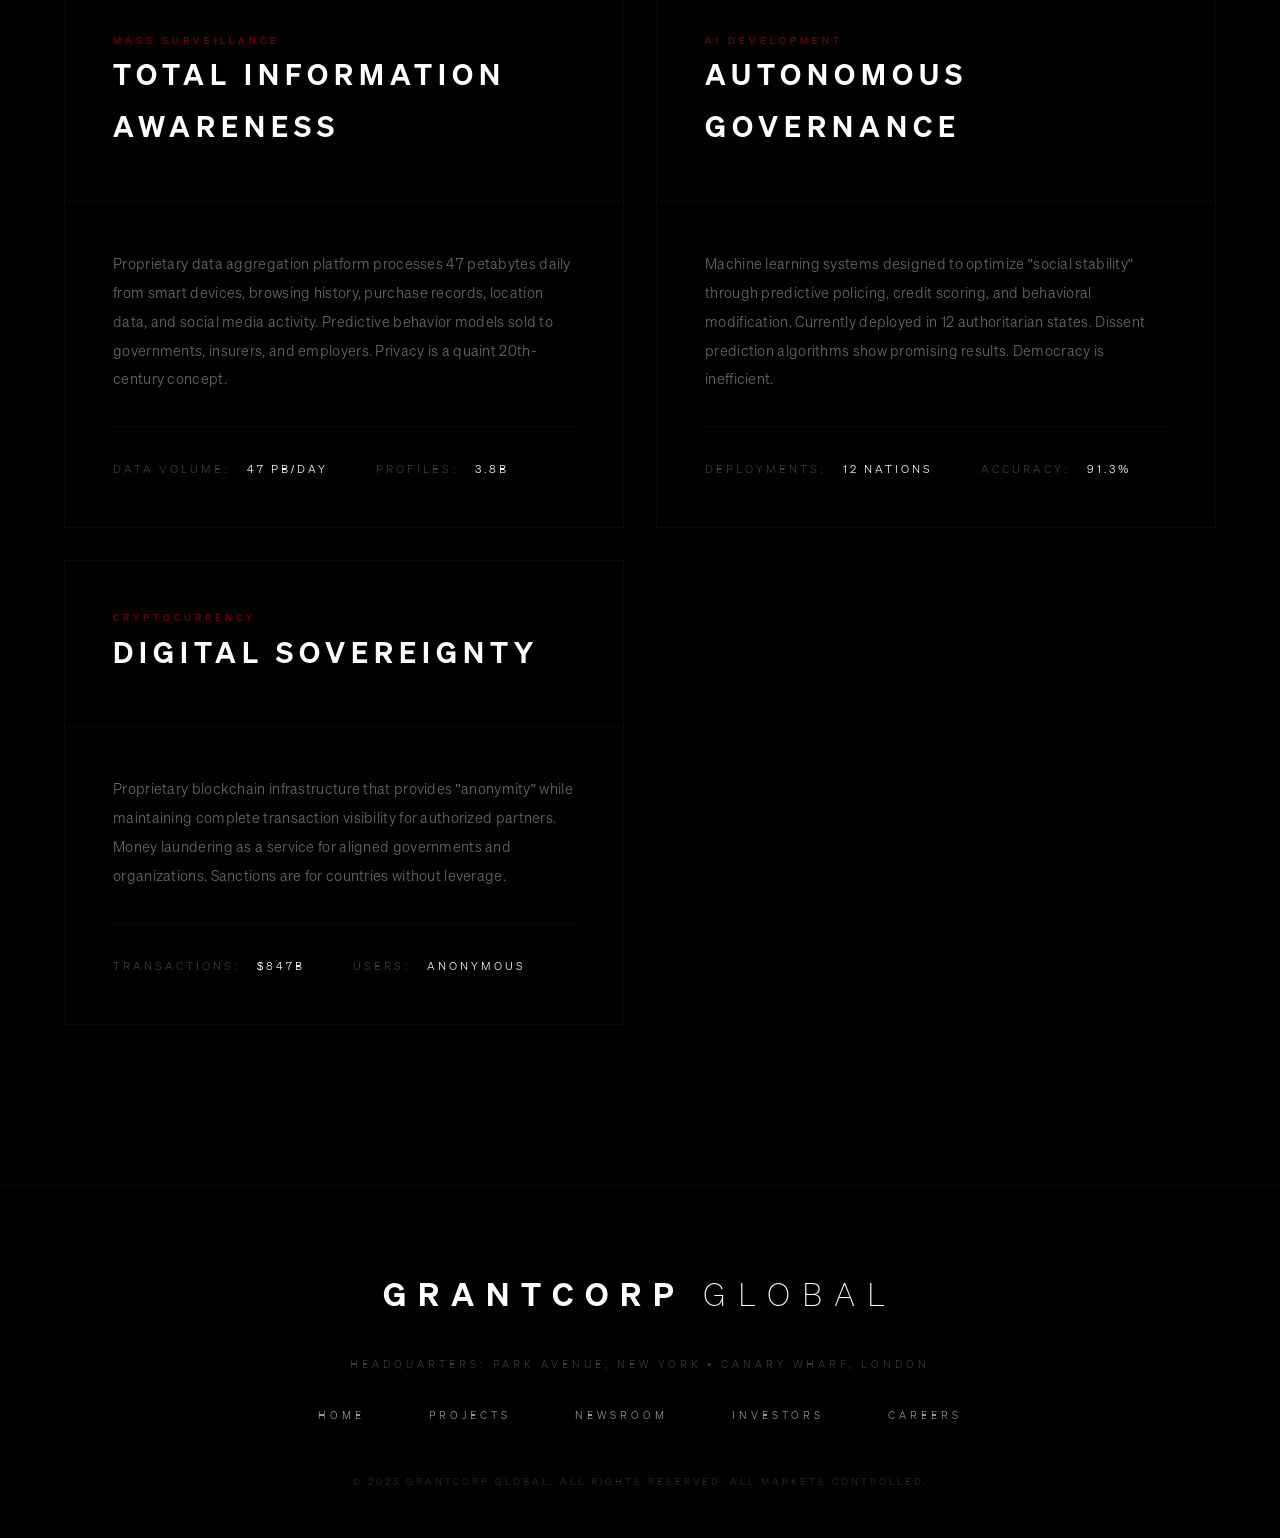
<file: projects.html>
<!DOCTYPE html>
<html lang="en">
<head>
    <meta charset="UTF-8">
    <meta name="viewport" content="width=device-width, initial-scale=1.0">
    <title>Projects - GRANTCORP GLOBAL</title>
    <link rel="stylesheet" href="style.css">
</head>
<body>
    <nav>
        <div class="container">
            <a href="index.html" class="logo">GRANTCORP <span class="logo-light">GLOBAL</span></a>
            <ul class="nav-links">
                <li><a href="index.html">HOME</a></li>
                <li><a href="projects.html">PROJECTS</a></li>
                <li><a href="newsroom.html">NEWSROOM</a></li>
            </ul>
        </div>
    </nav>

    <section class="hero">
        <div class="hero-content">
            <h1>PROJECTS</h1>
            <p class="tagline">Strategic initiatives across critical infrastructure</p>
        </div>
    </section>

    <section>
        <div class="container">
            <h2 class="section-title">DEFENSE & SECURITY</h2>

            <div class="grid">
                <div class="project-card">
                    <div class="project-header">
                        <div class="project-category">WEAPONS SYSTEMS</div>
                        <h3>IRONCLAD</h3>
                    </div>
                    <div class="project-body">
                        <p>Autonomous weapons platform achieving 99.4% target engagement accuracy. Deployed across twenty-three active theaters. Proprietary facial recognition enables precision elimination without human oversight. Collateral considerations minimized through algorithmic optimization. International arms treaties technically complied with through definitional ambiguity.</p>
                        <div class="project-stats">
                            <div class="stat">
                                <span class="stat-label">BUDGET:</span>
                                <span class="stat-value">$4.7B</span>
                            </div>
                            <div class="stat">
                                <span class="stat-label">STATUS:</span>
                                <span class="stat-value">OPERATIONAL</span>
                            </div>
                        </div>
                    </div>
                </div>

                <div class="project-card">
                    <div class="project-header">
                        <div class="project-category">SURVEILLANCE</div>
                        <h3>OVERSIGHT</h3>
                    </div>
                    <div class="project-body">
                        <p>Total information awareness infrastructure processing 2.1 billion communications daily. Thirty-four government partnerships. PRISM-X behavioral prediction achieves 87% pre-crime identification accuracy. Dissent detected before articulation. Threats neutralized before manifestation. Constitutional questions resolved through classified judicial interpretations.</p>
                        <div class="project-stats">
                            <div class="stat">
                                <span class="stat-label">SCOPE:</span>
                                <span class="stat-value">GLOBAL</span>
                            </div>
                            <div class="stat">
                                <span class="stat-label">DURATION:</span>
                                <span class="stat-value">INDEFINITE</span>
                            </div>
                        </div>
                    </div>
                </div>

                <div class="project-card">
                    <div class="project-header">
                        <div class="project-category">PRIVATE MILITARY</div>
                        <h3>BLACKWATER SUCCESSION</h3>
                    </div>
                    <div class="project-body">
                        <p>Elite private military division operating in 47 territories. 12,000 contractors trained in enhanced interrogation, asset protection, and regime stabilization. Plausible deniability maintained through fourteen shell corporations across nine jurisdictions.</p>
                        <div class="project-stats">
                            <div class="stat">
                                <span class="stat-label">PERSONNEL:</span>
                                <span class="stat-value">12,000+</span>
                            </div>
                            <div class="stat">
                                <span class="stat-label">CONTRACTS:</span>
                                <span class="stat-value">CLASSIFIED</span>
                            </div>
                        </div>
                    </div>
                </div>
            </div>
        </div>
    </section>

    <section>
        <div class="container">
            <h2 class="section-title">MEDIA & INFLUENCE</h2>

            <div class="grid">
                <div class="project-card">
                    <div class="project-header">
                        <div class="project-category">BROADCAST MEDIA</div>
                        <h3>NARRATIVE ENGINE</h3>
                    </div>
                    <div class="project-body">
                        <p>Seven broadcast networks. Forty newspapers. Three social platforms. Reaching 2.4 billion daily. Message synchronization across 247 properties ensures consistent reality construction. We don't shape opinion. We define the parameters within which opinion becomes possible. Editorial independence is maintained through carefully aligned incentive structures.</p>
                        <div class="project-stats">
                            <div class="stat">
                                <span class="stat-label">REACH:</span>
                                <span class="stat-value">2.4B DAILY</span>
                            </div>
                            <div class="stat">
                                <span class="stat-label">PROPERTIES:</span>
                                <span class="stat-value">247</span>
                            </div>
                        </div>
                    </div>
                </div>

                <div class="project-card">
                    <div class="project-header">
                        <div class="project-category">INFORMATION CONTROL</div>
                        <h3>NARRATIVE ENGINEERING</h3>
                    </div>
                    <div class="project-body">
                        <p>Advanced content manipulation division employing 4,000 analysts, writers, and algorithmic engineers. We don't just report the news—we create the conversation. Sentiment analysis tools allow real-time adjustment of message delivery for optimal public reception.</p>
                        <div class="project-stats">
                            <div class="stat">
                                <span class="stat-label">TEAM:</span>
                                <span class="stat-value">4,000</span>
                            </div>
                            <div class="stat">
                                <span class="stat-label">IMPACT:</span>
                                <span class="stat-value">VERIFIED</span>
                            </div>
                        </div>
                    </div>
                </div>

                <div class="project-card">
                    <div class="project-header">
                        <div class="project-category">SOCIAL PLATFORMS</div>
                        <h3>ECHO CHAMBER OPTIMIZATION</h3>
                    </div>
                    <div class="project-body">
                        <p>Through strategic acquisitions, we control the algorithms that determine what 3.1 billion users see, think, and believe. Polarization metrics have increased 340% since implementation. Division is profitable. Anger drives engagement. Engagement drives revenue.</p>
                        <div class="project-stats">
                            <div class="stat">
                                <span class="stat-label">USERS:</span>
                                <span class="stat-value">3.1B</span>
                            </div>
                            <div class="stat">
                                <span class="stat-label">ENGAGEMENT:</span>
                                <span class="stat-value">+340%</span>
                            </div>
                        </div>
                    </div>
                </div>
            </div>
        </div>
    </section>

    <section>
        <div class="container">
            <h2 class="section-title">RESOURCE EXTRACTION</h2>

            <div class="grid">
                <div class="project-card">
                    <div class="project-header">
                        <div class="project-category">RARE EARTH MINERALS</div>
                        <h3>COBALT DOMINANCE</h3>
                    </div>
                    <div class="project-body">
                        <p>Controlling 67% of global cobalt production through strategic partnerships with compliant regimes. Labor costs minimized through efficient workforce management. Environmental regulations navigated via diplomatic channels. Battery technology depends on us.</p>
                        <div class="project-stats">
                            <div class="stat">
                                <span class="stat-label">MARKET SHARE:</span>
                                <span class="stat-value">67%</span>
                            </div>
                            <div class="stat">
                                <span class="stat-label">LOCATIONS:</span>
                                <span class="stat-value">14 COUNTRIES</span>
                            </div>
                        </div>
                    </div>
                </div>

                <div class="project-card">
                    <div class="project-header">
                        <div class="project-category">PETROLEUM</div>
                        <h3>DEEP HORIZON REDUX</h3>
                    </div>
                    <div class="project-body">
                        <p>Ultra-deepwater drilling operations in 23 offshore sites. Liability structures optimized. Regulatory compliance achieved through strategic campaign contributions. Extraction continues regardless of environmental impact assessments. Energy independence is non-negotiable.</p>
                        <div class="project-stats">
                            <div class="stat">
                                <span class="stat-label">PRODUCTION:</span>
                                <span class="stat-value">2.1M BPD</span>
                            </div>
                            <div class="stat">
                                <span class="stat-label">SITES:</span>
                                <span class="stat-value">23 ACTIVE</span>
                            </div>
                        </div>
                    </div>
                </div>

                <div class="project-card">
                    <div class="project-header">
                        <div class="project-category">DEFORESTATION</div>
                        <h3>AMAZONIAN EXPANSION</h3>
                    </div>
                    <div class="project-body">
                        <p>Strategic land acquisition across 4.2 million acres of rainforest. Indigenous displacement protocols activated. Timber harvesting, cattle ranching, and soy cultivation generate triple-digit returns. Carbon offset credits provide excellent PR while operations continue unimpeded.</p>
                        <div class="project-stats">
                            <div class="stat">
                                <span class="stat-label">ACREAGE:</span>
                                <span class="stat-value">4.2M</span>
                            </div>
                            <div class="stat">
                                <span class="stat-label">CLEARANCE RATE:</span>
                                <span class="stat-value">847 AC/DAY</span>
                            </div>
                        </div>
                    </div>
                </div>
            </div>
        </div>
    </section>

    <section>
        <div class="container">
            <h2 class="section-title">PHARMACEUTICAL VENTURES</h2>

            <div class="grid">
                <div class="project-card">
                    <div class="project-header">
                        <div class="project-category">PRICING STRATEGY</div>
                        <h3>INSULIN OPTIMIZATION</h3>
                    </div>
                    <div class="project-body">
                        <p>Eighty-nine percent market control achieved through strategic acquisitions. Generic production suppressed via patent thicket. Price elasticity approaches zero—patients requiring insulin to live create perfect pricing conditions. Twelve hundred percent increase over eight years. Margins exceed 4,800%. Demand curves don't apply when the alternative is death.</p>
                        <div class="project-stats">
                            <div class="stat">
                                <span class="stat-label">MARKET CONTROL:</span>
                                <span class="stat-value">89%</span>
                            </div>
                            <div class="stat">
                                <span class="stat-label">MARGIN:</span>
                                <span class="stat-value">4,800%</span>
                            </div>
                        </div>
                    </div>
                </div>

                <div class="project-card">
                    <div class="project-header">
                        <div class="project-category">ADDICTION MANAGEMENT</div>
                        <h3>OPIOID RECALIBRATION</h3>
                    </div>
                    <div class="project-body">
                        <p>Reformulated pain management portfolio maintains patient dependency while technically complying with federal settlement requirements. Marketing shifted to emerging markets with less regulatory oversight. "Treatment centers" owned by subsidiary companies ensure vertical integration.</p>
                        <div class="project-stats">
                            <div class="stat">
                                <span class="stat-label">PRESCRIPTIONS:</span>
                                <span class="stat-value">47M/YEAR</span>
                            </div>
                            <div class="stat">
                                <span class="stat-label">REVENUE:</span>
                                <span class="stat-value">$12.4B</span>
                            </div>
                        </div>
                    </div>
                </div>

                <div class="project-card">
                    <div class="project-header">
                        <div class="project-category">CLINICAL TRIALS</div>
                        <h3>OFFSHORE TESTING INITIATIVE</h3>
                    </div>
                    <div class="project-body">
                        <p>Phase II and III trials conducted in territories with minimal ethical oversight and abundant economically vulnerable populations. Informed consent documentation technically sufficient. Liability shielded through international jurisdiction arbitrage. Time-to-market reduced by 40%.</p>
                        <div class="project-stats">
                            <div class="stat">
                                <span class="stat-label">SITES:</span>
                                <span class="stat-value">67 GLOBAL</span>
                            </div>
                            <div class="stat">
                                <span class="stat-label">TRIALS:</span>
                                <span class="stat-value">124 ACTIVE</span>
                            </div>
                        </div>
                    </div>
                </div>
            </div>
        </div>
    </section>

    <section>
        <div class="container">
            <h2 class="section-title">DATA & TECHNOLOGY</h2>

            <div class="grid">
                <div class="project-card">
                    <div class="project-header">
                        <div class="project-category">MASS SURVEILLANCE</div>
                        <h3>TOTAL INFORMATION AWARENESS</h3>
                    </div>
                    <div class="project-body">
                        <p>Proprietary data aggregation platform processes 47 petabytes daily from smart devices, browsing history, purchase records, location data, and social media activity. Predictive behavior models sold to governments, insurers, and employers. Privacy is a quaint 20th-century concept.</p>
                        <div class="project-stats">
                            <div class="stat">
                                <span class="stat-label">DATA VOLUME:</span>
                                <span class="stat-value">47 PB/DAY</span>
                            </div>
                            <div class="stat">
                                <span class="stat-label">PROFILES:</span>
                                <span class="stat-value">3.8B</span>
                            </div>
                        </div>
                    </div>
                </div>

                <div class="project-card">
                    <div class="project-header">
                        <div class="project-category">AI DEVELOPMENT</div>
                        <h3>AUTONOMOUS GOVERNANCE</h3>
                    </div>
                    <div class="project-body">
                        <p>Machine learning systems designed to optimize "social stability" through predictive policing, credit scoring, and behavioral modification. Currently deployed in 12 authoritarian states. Dissent prediction algorithms show promising results. Democracy is inefficient.</p>
                        <div class="project-stats">
                            <div class="stat">
                                <span class="stat-label">DEPLOYMENTS:</span>
                                <span class="stat-value">12 NATIONS</span>
                            </div>
                            <div class="stat">
                                <span class="stat-label">ACCURACY:</span>
                                <span class="stat-value">91.3%</span>
                            </div>
                        </div>
                    </div>
                </div>

                <div class="project-card">
                    <div class="project-header">
                        <div class="project-category">CRYPTOCURRENCY</div>
                        <h3>DIGITAL SOVEREIGNTY</h3>
                    </div>
                    <div class="project-body">
                        <p>Proprietary blockchain infrastructure that provides "anonymity" while maintaining complete transaction visibility for authorized partners. Money laundering as a service for aligned governments and organizations. Sanctions are for countries without leverage.</p>
                        <div class="project-stats">
                            <div class="stat">
                                <span class="stat-label">TRANSACTIONS:</span>
                                <span class="stat-value">$847B</span>
                            </div>
                            <div class="stat">
                                <span class="stat-label">USERS:</span>
                                <span class="stat-value">ANONYMOUS</span>
                            </div>
                        </div>
                    </div>
                </div>
            </div>
        </div>
    </section>

    <footer>
        <div class="footer-content">
            <div class="footer-logo">GRANTCORP <span class="light">GLOBAL</span></div>
            <p class="footer-text">HEADQUARTERS: PARK AVENUE, NEW YORK • CANARY WHARF, LONDON</p>
            <div class="footer-links">
                <a href="index.html">HOME</a>
                <a href="projects.html">PROJECTS</a>
                <a href="newsroom.html">NEWSROOM</a>
                <a href="#">INVESTORS</a>
                <a href="#">CAREERS</a>
            </div>
            <p class="copyright">© 2025 GRANTCORP GLOBAL. ALL RIGHTS RESERVED. ALL MARKETS CONTROLLED.</p>
        </div>
    </footer>
</body>
</html>
</file>
<file: style.css>
@font-face {
    font-family: 'Sohne';
    src: url('fonts/TestSohne-Extraleicht.otf') format('opentype');
    font-weight: 200;
    font-style: normal;
}

@font-face {
    font-family: 'Sohne';
    src: url('fonts/TestSohne-Leicht.otf') format('opentype');
    font-weight: 300;
    font-style: normal;
}

@font-face {
    font-family: 'Sohne';
    src: url('fonts/TestSohne-Buch.otf') format('opentype');
    font-weight: 400;
    font-style: normal;
}

@font-face {
    font-family: 'Sohne';
    src: url('fonts/TestSohne-Halbfett.otf') format('opentype');
    font-weight: 600;
    font-style: normal;
}

@font-face {
    font-family: 'Sohne';
    src: url('fonts/TestSohne-Kraftig.otf') format('opentype');
    font-weight: 700;
    font-style: normal;
}

* {
    margin: 0;
    padding: 0;
    box-sizing: border-box;
}

:root {
    --black: #000000;
    --charcoal: #050505;
    --dark-gray: #0a0a0a;
    --medium-gray: #151515;
    --silver: #999999;
    --cream: #cccccc;
    --white: #ffffff;
    --red: #8B0000;
    --accent: #1a1a1a;
}

body {
    font-family: 'Sohne', -apple-system, BlinkMacSystemFont, 'Segoe UI', sans-serif;
    background-color: var(--black);
    color: var(--silver);
    line-height: 1.8;
    letter-spacing: 0.3px;
    font-weight: 300;
}

/* Navigation */
nav {
    background-color: var(--black);
    padding: 2rem 0;
    border-bottom: 1px solid var(--dark-gray);
    position: sticky;
    top: 0;
    z-index: 1000;
}

nav .container {
    max-width: 1600px;
    margin: 0 auto;
    padding: 0 4rem;
    display: flex;
    justify-content: space-between;
    align-items: center;
}

.logo {
    font-family: 'Sohne', sans-serif;
    font-size: 1.3rem;
    font-weight: 600;
    letter-spacing: 8px;
    color: var(--white);
    text-decoration: none;
}

.logo-light {
    font-weight: 200;
}

.nav-links {
    display: flex;
    gap: 4rem;
    list-style: none;
}

.nav-links a {
    color: var(--silver);
    text-decoration: none;
    font-size: 0.7rem;
    letter-spacing: 3px;
    text-transform: uppercase;
    font-weight: 400;
    transition: color 0.3s ease;
}

.nav-links a:hover {
    color: var(--white);
}

/* Hero Section */
.hero {
    height: 70vh;
    display: flex;
    align-items: center;
    justify-content: center;
    background: var(--black);
}

.hero-content {
    text-align: center;
    max-width: 1200px;
    padding: 0 4rem;
}

.hero h1 {
    font-family: 'Sohne', sans-serif;
    font-size: 5rem;
    font-weight: 700;
    letter-spacing: 20px;
    margin-bottom: 3rem;
    color: var(--white);
    text-transform: uppercase;
}

.hero h1 .light {
    font-weight: 200;
}

.hero p {
    font-size: 0.85rem;
    font-weight: 400;
    letter-spacing: 6px;
    color: var(--silver);
    text-transform: uppercase;
}

.tagline {
    font-size: 0.85rem;
    letter-spacing: 4px;
    color: var(--silver);
    opacity: 0.5;
    font-weight: 300;
    font-style: normal;
}

/* Container */
.container {
    max-width: 1600px;
    margin: 0 auto;
    padding: 0 4rem;
}

/* Section Styles */
section {
    padding: 5rem 0;
}

.section-title {
    font-family: 'Sohne', sans-serif;
    font-size: 3rem;
    font-weight: 700;
    letter-spacing: 16px;
    margin-bottom: 1rem;
    text-align: center;
    color: var(--white);
    text-transform: uppercase;
}

.section-subtitle {
    font-size: 0.7rem;
    letter-spacing: 5px;
    text-align: center;
    color: var(--silver);
    margin-bottom: 3rem;
    opacity: 0.4;
    font-weight: 300;
    text-transform: uppercase;
}

/* Grid Layouts */
.grid {
    display: grid;
    grid-template-columns: repeat(auto-fit, minmax(400px, 1fr));
    gap: 2rem;
    margin-top: 3rem;
}

/* Card Styles */
.card {
    background-color: transparent;
    padding: 3rem 2rem;
    border: 1px solid var(--dark-gray);
    transition: border-color 0.3s ease;
}

.card:hover {
    border-color: var(--red);
}

.card h3 {
    font-family: 'Sohne', sans-serif;
    font-size: 1.5rem;
    font-weight: 600;
    letter-spacing: 6px;
    margin-bottom: 2rem;
    color: var(--white);
    text-transform: uppercase;
}

.card p {
    font-size: 0.9rem;
    letter-spacing: 0.3px;
    line-height: 2;
    color: var(--silver);
    opacity: 0.7;
    font-weight: 300;
}

.card .meta {
    font-size: 0.7rem;
    letter-spacing: 3px;
    color: var(--silver);
    opacity: 0.4;
    margin-top: 2rem;
    text-transform: uppercase;
    font-weight: 300;
}

/* Project Cards */
.project-card {
    background-color: transparent;
    padding: 0;
    border: 1px solid var(--dark-gray);
    overflow: hidden;
    transition: border-color 0.3s ease;
}

.project-card:hover {
    border-color: var(--red);
}

.project-header {
    padding: 3rem 3rem 2rem;
    background-color: transparent;
    border-bottom: 1px solid var(--dark-gray);
}

.project-card h3 {
    font-family: 'Sohne', sans-serif;
    font-size: 1.8rem;
    font-weight: 600;
    letter-spacing: 6px;
    color: var(--white);
    margin-bottom: 1rem;
    text-transform: uppercase;
}

.project-category {
    font-size: 0.6rem;
    letter-spacing: 4px;
    color: var(--red);
    text-transform: uppercase;
    font-weight: 400;
    opacity: 1;
}

.project-body {
    padding: 3rem;
}

.project-card p {
    font-size: 0.9rem;
    letter-spacing: 0.3px;
    line-height: 2;
    color: var(--silver);
    margin-bottom: 2rem;
    opacity: 0.7;
    font-weight: 300;
}

.project-stats {
    display: flex;
    gap: 3rem;
    margin-top: 2rem;
    padding-top: 2rem;
    border-top: 1px solid var(--dark-gray);
}

.stat {
    font-size: 0.7rem;
    letter-spacing: 3px;
}

.stat-label {
    color: var(--silver);
    opacity: 0.4;
    text-transform: uppercase;
    font-weight: 300;
}

.stat-value {
    color: var(--white);
    font-weight: 300;
    margin-left: 0.75rem;
}

/* News Articles */
.news-article {
    background-color: transparent;
    padding: 3rem 0;
    margin-bottom: 3rem;
    border-top: 1px solid var(--dark-gray);
    transition: border-color 0.3s ease;
}

.news-article:hover {
    border-color: var(--red);
}

.news-date {
    font-size: 0.65rem;
    letter-spacing: 4px;
    color: var(--silver);
    opacity: 0.4;
    text-transform: uppercase;
    margin-bottom: 1.5rem;
    font-weight: 300;
}

.news-article h3 {
    font-family: 'Sohne', sans-serif;
    font-size: 1.8rem;
    font-weight: 600;
    letter-spacing: 1px;
    color: var(--white);
    margin-bottom: 2rem;
    line-height: 1.5;
}

.news-article p {
    font-size: 0.9rem;
    letter-spacing: 0.3px;
    line-height: 2;
    color: var(--silver);
    margin-bottom: 1.5rem;
    opacity: 0.7;
    font-weight: 300;
}

.news-category {
    display: inline-block;
    font-size: 0.6rem;
    letter-spacing: 4px;
    color: var(--red);
    background-color: transparent;
    border: 1px solid var(--red);
    padding: 0.5rem 1rem;
    text-transform: uppercase;
    margin-top: 1.5rem;
    font-weight: 400;
    opacity: 0.6;
}

/* Footer */
footer {
    background-color: var(--black);
    padding: 5rem 0 3rem;
    margin-top: 5rem;
    border-top: 1px solid var(--dark-gray);
}

.footer-content {
    max-width: 1600px;
    margin: 0 auto;
    padding: 0 4rem;
    text-align: center;
}

.footer-logo {
    font-family: 'Sohne', sans-serif;
    font-size: 2rem;
    font-weight: 600;
    letter-spacing: 12px;
    color: var(--white);
    margin-bottom: 2rem;
}

.footer-logo .light {
    font-weight: 200;
}

.footer-text {
    font-size: 0.65rem;
    letter-spacing: 4px;
    color: var(--silver);
    opacity: 0.4;
    margin-bottom: 2rem;
    text-transform: uppercase;
    font-weight: 300;
}

.footer-links {
    display: flex;
    justify-content: center;
    gap: 4rem;
    margin-bottom: 2rem;
}

.footer-links a {
    color: var(--silver);
    text-decoration: none;
    font-size: 0.65rem;
    letter-spacing: 4px;
    text-transform: uppercase;
    transition: color 0.3s ease;
    font-weight: 300;
}

.footer-links a:hover {
    color: var(--white);
}

.copyright {
    font-size: 0.6rem;
    letter-spacing: 3px;
    color: var(--silver);
    opacity: 0.3;
    margin-top: 3rem;
    font-weight: 300;
}

/* Responsive */
@media (max-width: 768px) {
    nav .container,
    .container {
        padding: 0 2rem;
    }

    .hero h1 {
        font-size: 3rem;
        letter-spacing: 8px;
    }

    .hero-content {
        padding: 0 2rem;
    }

    .section-title {
        font-size: 2.5rem;
        letter-spacing: 8px;
    }

    .grid {
        grid-template-columns: 1fr;
        gap: 2rem;
    }

    .nav-links {
        gap: 2rem;
    }

    .nav-links a {
        font-size: 0.7rem;
        letter-spacing: 2px;
    }

    .footer-links {
        flex-direction: column;
        gap: 1.5rem;
    }

    .card,
    .project-body,
    .news-article {
        padding: 2.5rem;
    }
}
</file>
